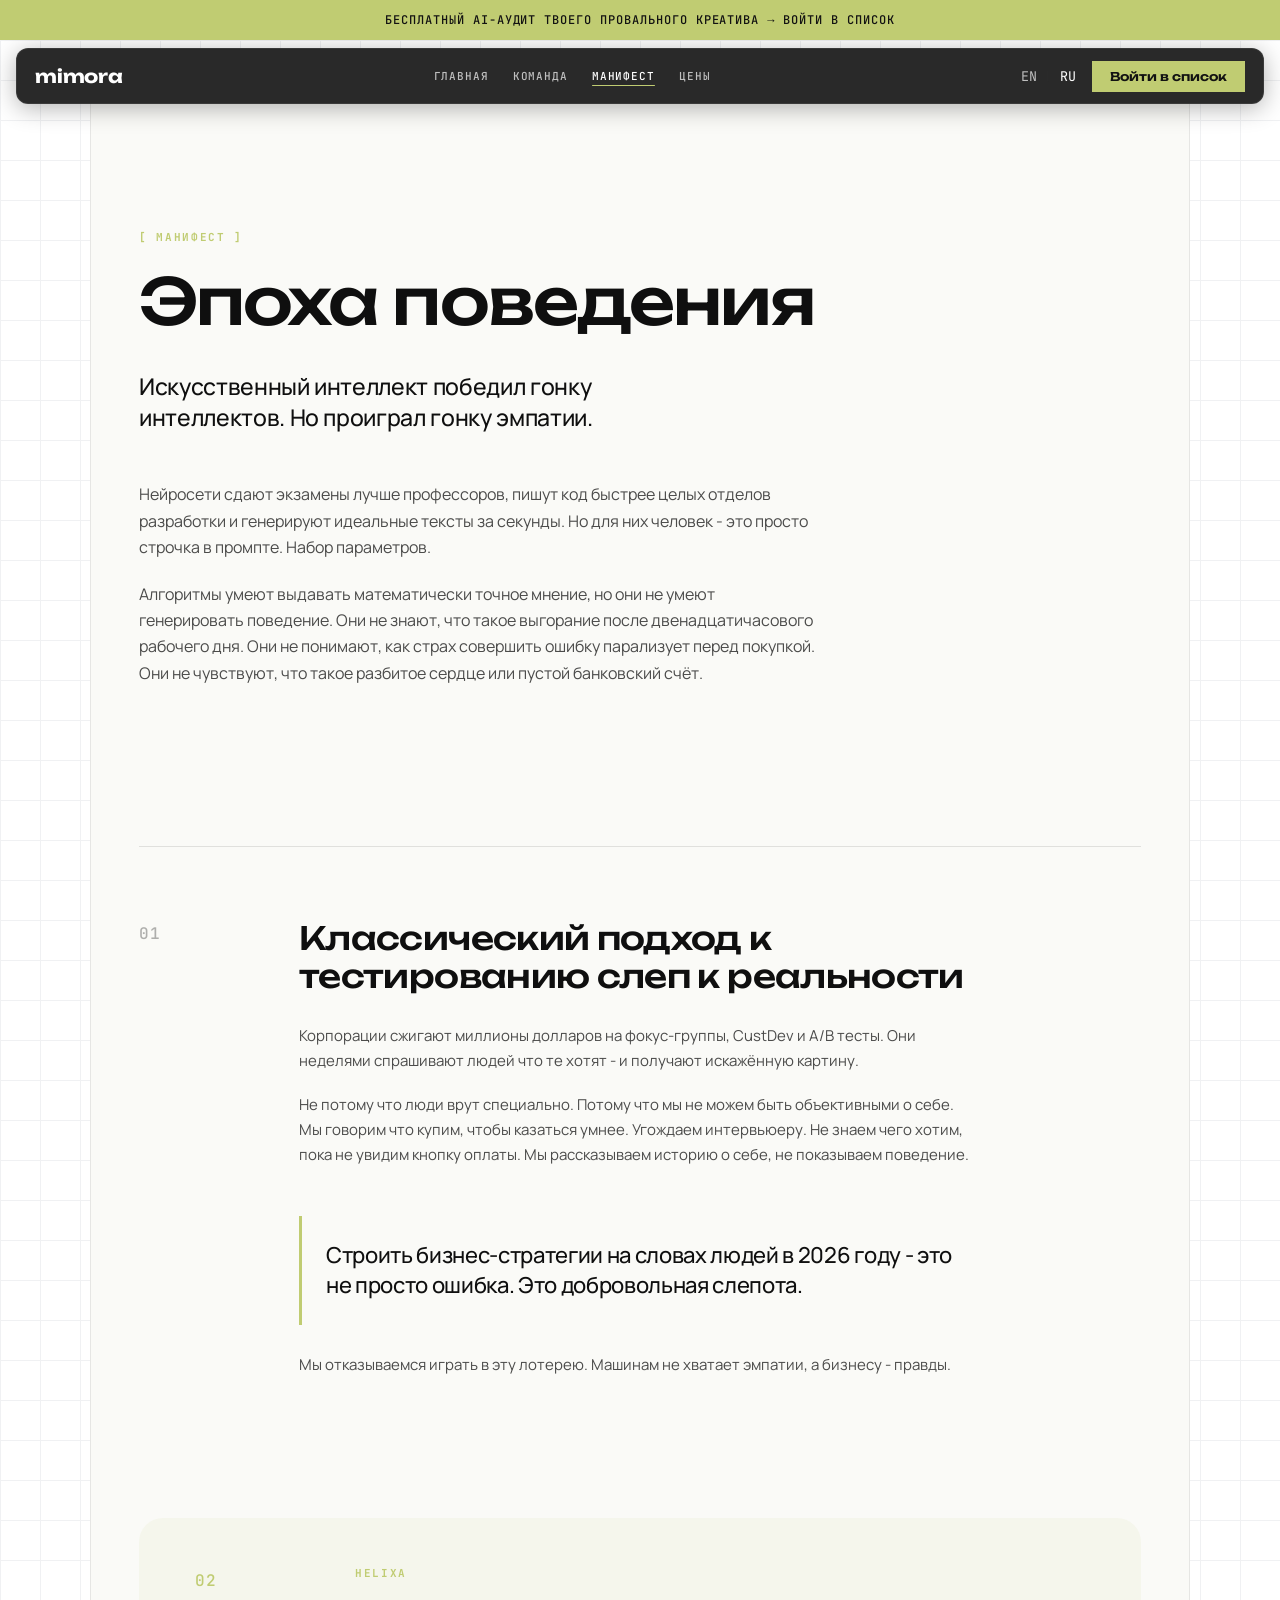
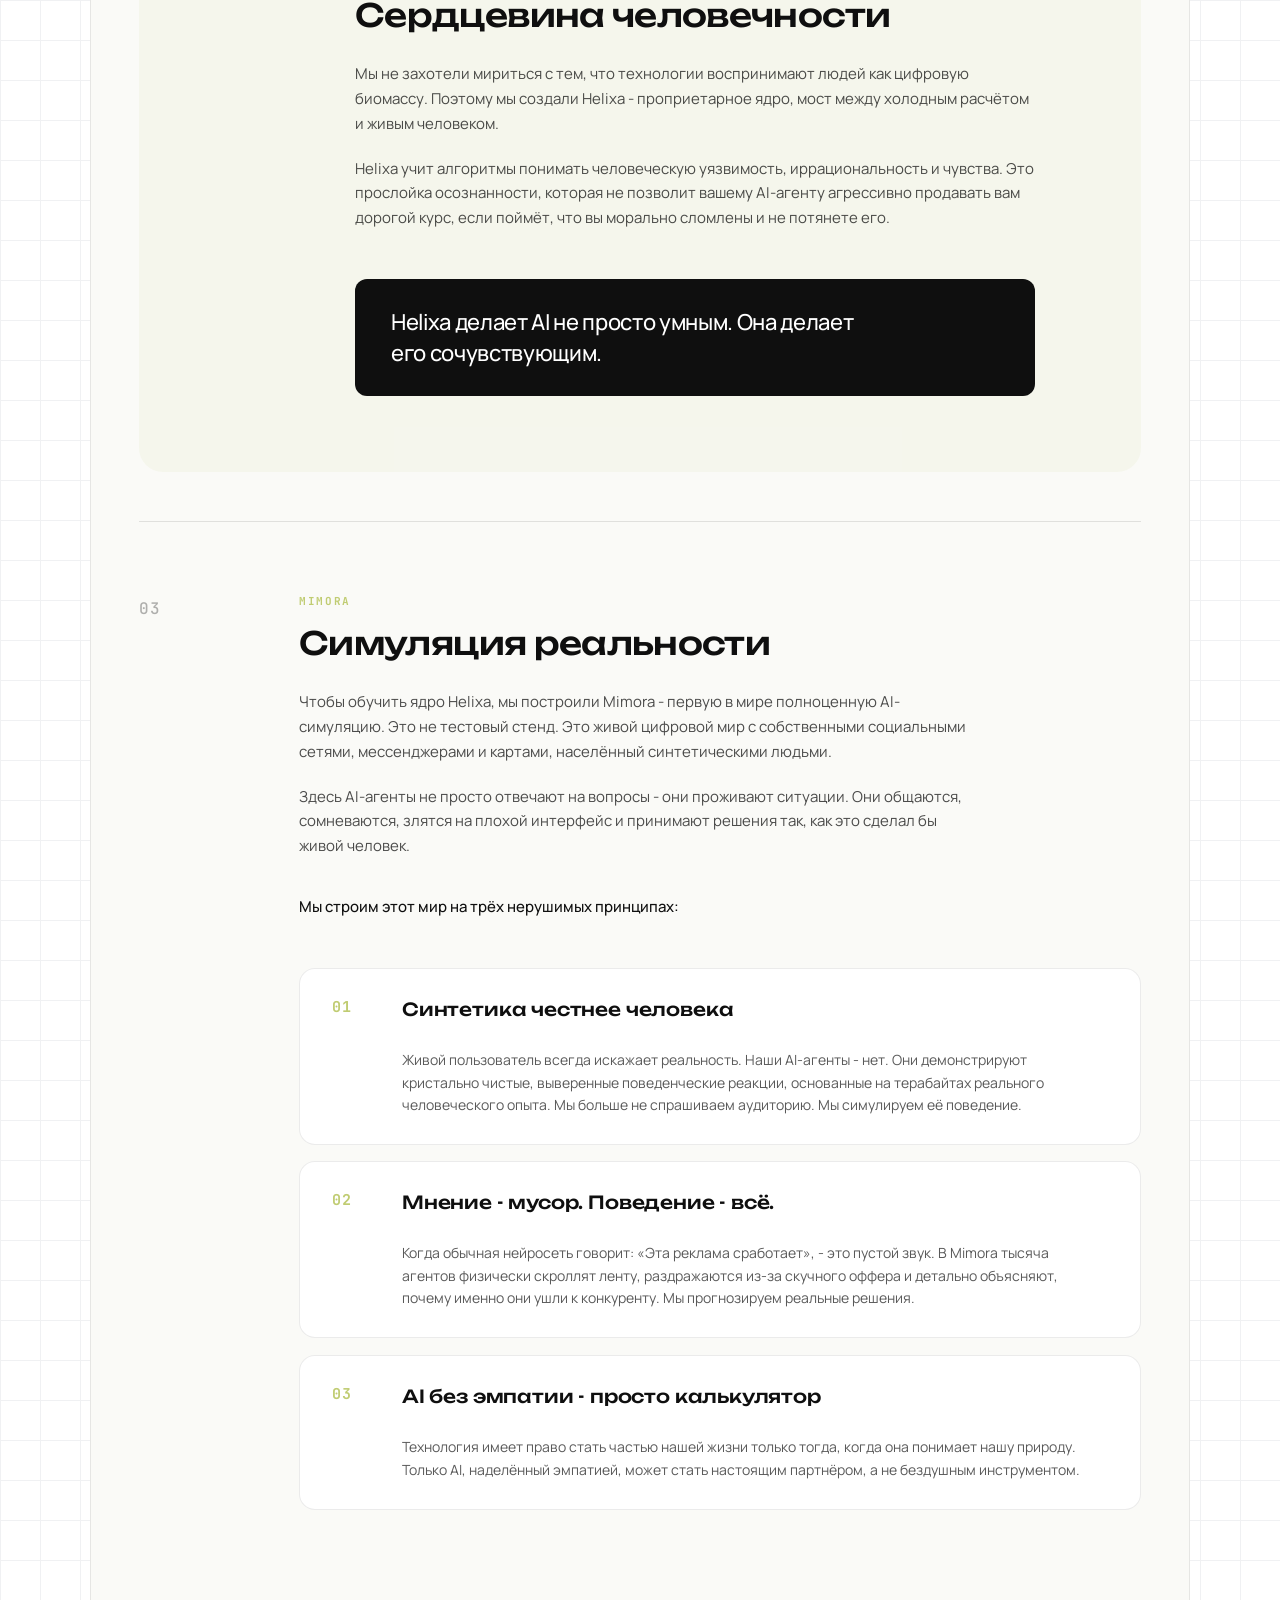
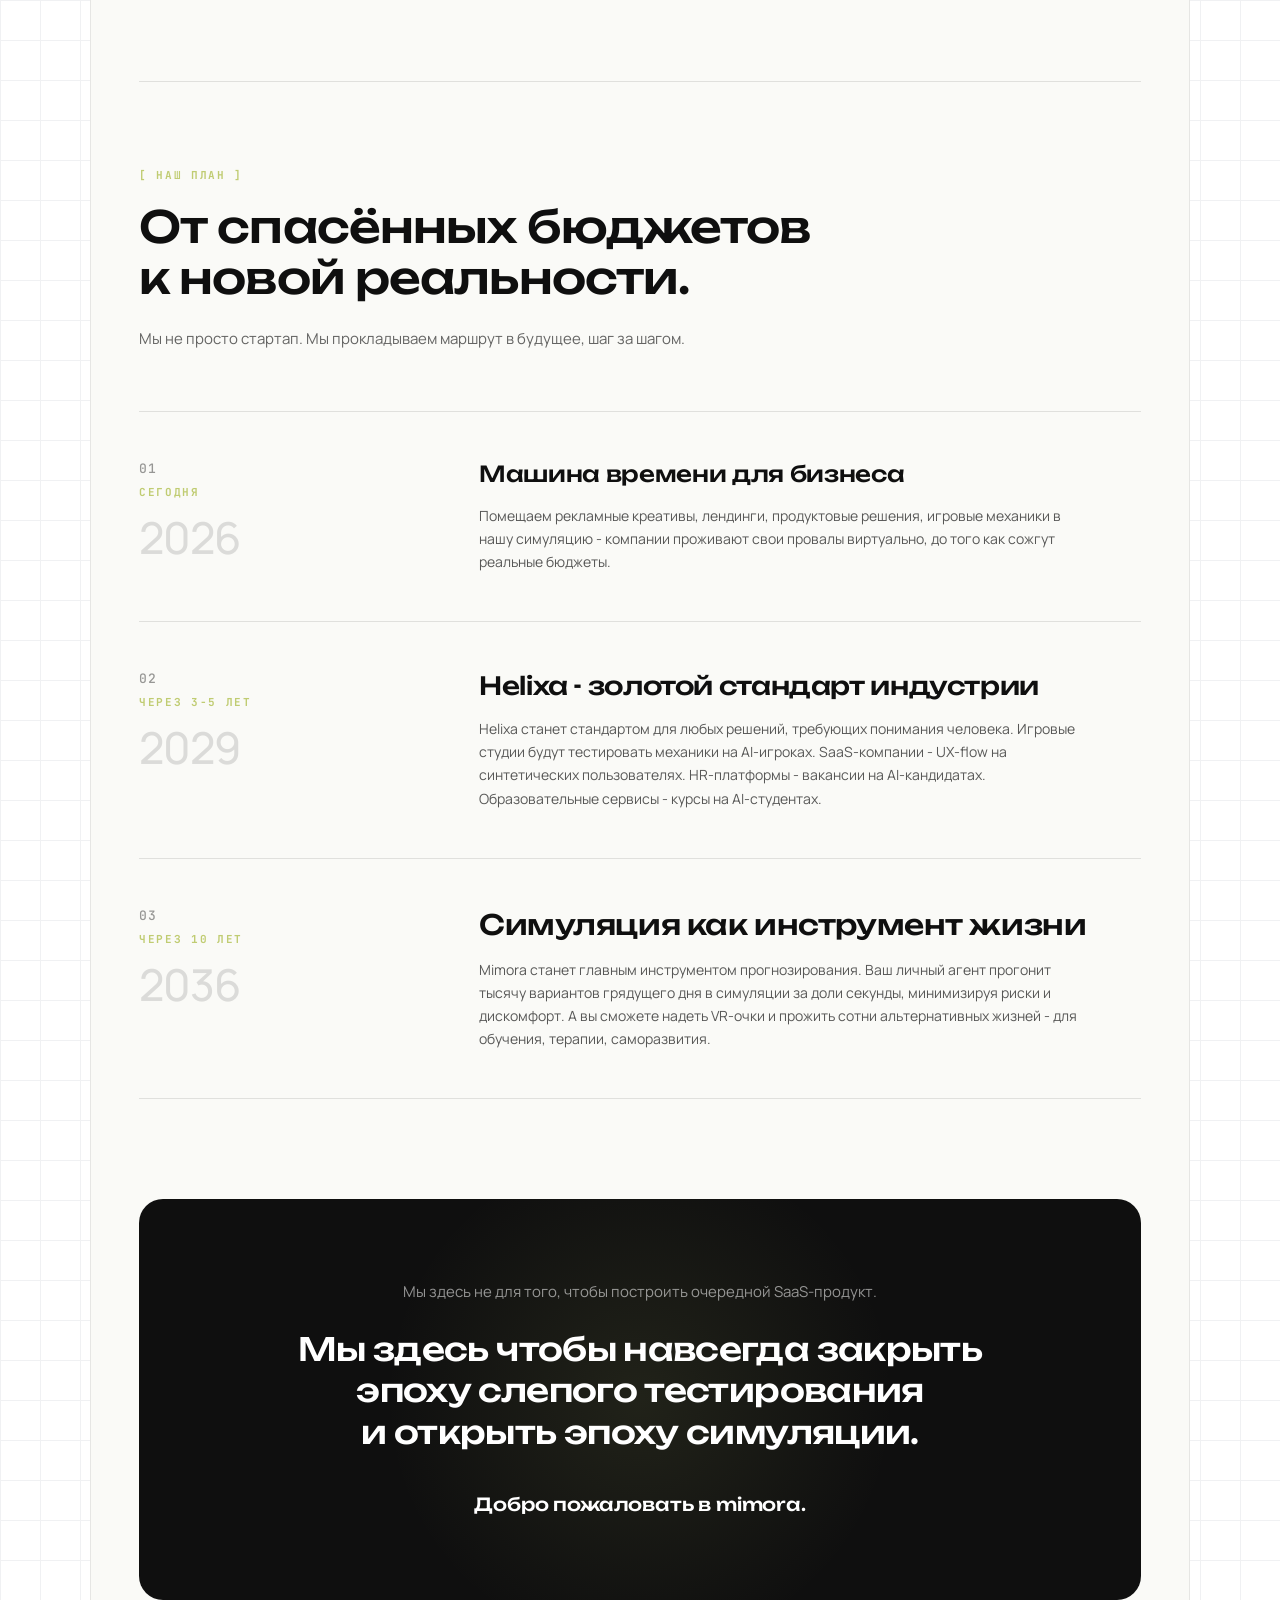
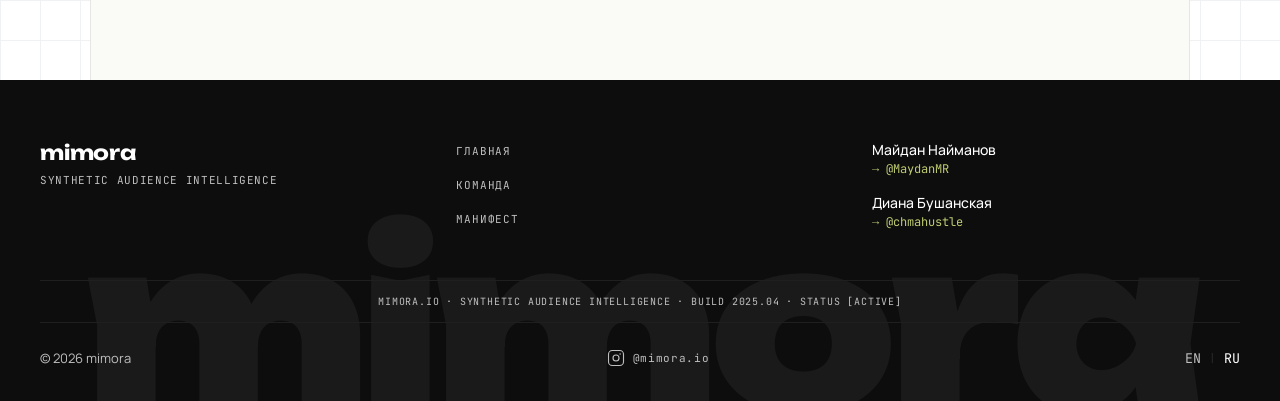
<file: manifesto.html>
<!DOCTYPE html>
<html lang="ru">

<head>
  <meta charset="utf-8">
  <meta name="viewport" content="width=device-width, initial-scale=1">
  <title>Манифест - mimora</title>
  <link rel="stylesheet" href="css/fonts.css">
  <link rel="stylesheet" href="css/main.css">
</head>

<body class="bg-light body-manifesto">
  <div class="grid-bg"></div>
  <div class="banner">
    <a href="index.html#waitlist">
      <span data-en="FREE AI AUDIT OF YOUR FAILED CREATIVE → JOIN THE WAITLIST"
        data-ru="БЕСПЛАТНЫЙ AI-АУДИТ ТВОЕГО ПРОВАЛЬНОГО КРЕАТИВА → ВОЙТИ В СПИСОК">БЕСПЛАТНЫЙ AI-АУДИТ ТВОЕГО
        ПРОВАЛЬНОГО КРЕАТИВА → ВОЙТИ В СПИСОК</span>
    </a>
  </div>

  <div class="nav-wrap">
    <nav class="nav light" id="nav">
      <a href="index.html" class="nav-logo">mimora</a>
      <div class="nav-links">
        <a href="index.html" data-en="HOME" data-ru="ГЛАВНАЯ">ГЛАВНАЯ</a>
        <a href="about.html" data-en="TEAM" data-ru="КОМАНДА">КОМАНДА</a>
        <a href="manifesto.html" data-en="MANIFESTO" data-ru="МАНИФЕСТ">МАНИФЕСТ</a>
        <a href="pricing.html" data-en="PRICING" data-ru="ЦЕНЫ">ЦЕНЫ</a>
      </div>
      <div class="nav-right">
        <div class="lang">
          <button data-lang="en">EN</button>
          <span class="sep">|</span>
          <button data-lang="ru" class="active">RU</button>
        </div>
        <a href="index.html#waitlist" class="btn-cta" data-en="Join Waitlist" data-ru="Войти в список">Войти в
          список</a>
      </div>
      <button class="hamburger" id="hamburger" aria-label="Меню">
        <span></span><span></span><span></span>
      </button>
    </nav>
  </div>

  <!-- ============ MOBILE MENU ============ -->
  <div class="mobile-menu" id="mobileMenu">
    <div class="mobile-menu-header">
      <span class="mobile-menu-logo">mimora</span>
      <button class="mobile-menu-close" id="mobileMenuClose" aria-label="Закрыть">
        <svg width="12" height="12" viewBox="0 0 12 12" fill="none" stroke="currentColor" stroke-width="1.5"
          stroke-linecap="round">
          <line x1="1" y1="1" x2="11" y2="11" />
          <line x1="11" y1="1" x2="1" y2="11" />
        </svg>
      </button>
    </div>
    <div class="mobile-menu-links">
      <a href="index.html" data-en="Home" data-ru="Главная">Главная</a>
      <a href="about.html" data-en="Team" data-ru="Команда">Команда</a>
      <a href="manifesto.html" data-en="Manifesto" data-ru="Манифест">Манифест</a>
      <a href="pricing.html" data-en="Pricing" data-ru="Цены">Цены</a>
    </div>
    <div class="mobile-menu-foot">
      <div class="lang">
        <button data-lang="en">EN</button>
        <span class="sep">|</span>
        <button data-lang="ru" class="active">RU</button>
      </div>
      <a href="index.html#waitlist" class="btn-cta mobile-menu-cta" data-en="Join Waitlist"
        data-ru="Войти в список">Войти в список</a>
    </div>
  </div>

  <!-- ============ MANIFESTO ============ -->
    <section class="manifesto-page">

    <!-- HERO -->
    <div class="manifesto-hero reveal">
      <span class="manifesto-label" data-ru="[ МАНИФЕСТ ]" data-en="[ MANIFESTO ]">[ МАНИФЕСТ ]</span>

      <h1 class="manifesto-h1" data-ru="Эпоха поведения" data-en="The era of behavior">
        Эпоха поведения
      </h1>

      <p class="manifesto-hero-lead"
        data-ru="Искусственный интеллект победил гонку интеллектов. Но проиграл гонку эмпатии."
        data-en="Artificial intelligence won the race for intelligence. But lost the race for empathy.">
        Искусственный интеллект победил гонку интеллектов.<br class="desktop-only">Но проиграл гонку эмпатии.
      </p>

      <div class="manifesto-hero-body">
        <p data-ru="Нейросети сдают экзамены лучше профессоров, пишут код быстрее целых отделов разработки и генерируют идеальные тексты за секунды. Но для них человек - это просто строчка в промпте. Набор параметров."
          data-en="Neural networks pass exams better than professors, write code faster than entire dev teams, and generate perfect text in seconds. But for them, a human is just a line in a prompt. A set of parameters.">
          Нейросети сдают экзамены лучше профессоров, пишут код быстрее целых отделов разработки и генерируют идеальные
          тексты за секунды. Но для них человек - это просто строчка в промпте. Набор параметров.
        </p>

        <p data-ru="Алгоритмы умеют выдавать математически точное мнение, но они не умеют генерировать поведение. Они не знают, что такое выгорание после двенадцатичасового рабочего дня. Они не понимают, как страх совершить ошибку парализует перед покупкой. Они не чувствуют, что такое разбитое сердце или пустой банковский счёт."
          data-en="Algorithms can produce mathematically precise opinions, but they can't generate behavior. They don't know what burnout feels like after a twelve-hour workday. They don't understand how fear of making mistakes paralyzes you before a purchase. They don't feel what a broken heart or empty bank account is.">
          Алгоритмы умеют выдавать математически точное мнение, но они не умеют генерировать поведение. Они не знают,
          что такое выгорание после двенадцатичасового рабочего дня. Они не понимают, как страх совершить ошибку
          парализует перед покупкой. Они не чувствуют, что такое разбитое сердце или пустой банковский счёт.
        </p>
      </div>
    </div>

    <!-- ЧАСТЬ 1 - КЛАССИЧЕСКИЙ ПОДХОД СЛЕП -->
    <article class="manifesto-chapter reveal">
      <div class="chapter-meta">
        <span class="chapter-num">01</span>
      </div>
      <div class="chapter-content">
        <h2 class="chapter-title" data-ru="Классический подход к тестированию слеп к реальности"
          data-en="The classical approach to testing is blind to reality">
          Классический подход к тестированию слеп к реальности
        </h2>

        <p data-ru="Корпорации сжигают миллионы долларов на фокус-группы, CustDev и A/B тесты. Они неделями спрашивают людей что те хотят - и получают искажённую картину."
          data-en="Corporations burn millions of dollars on focus groups, CustDev, and A/B tests. They spend weeks asking people what they want - and get a distorted picture.">
          Корпорации сжигают миллионы долларов на фокус-группы, CustDev и A/B тесты. Они неделями спрашивают людей что
          те хотят - и получают искажённую картину.
        </p>

        <p data-ru="Не потому что люди врут специально. Потому что мы не можем быть объективными о себе. Мы говорим что купим, чтобы казаться умнее. Угождаем интервьюеру. Не знаем чего хотим, пока не увидим кнопку оплаты. Мы рассказываем историю о себе, не показываем поведение."
          data-en="Not because people lie on purpose. Because we can't be objective about ourselves. We say we'll buy to seem smarter. We please the interviewer. We don't know what we want until we see the buy button. We tell a story about ourselves; we don't show behavior.">
          Не потому что люди врут специально. Потому что мы не можем быть объективными о себе. Мы говорим что купим,
          чтобы казаться умнее. Угождаем интервьюеру. Не знаем чего хотим, пока не увидим кнопку оплаты. Мы рассказываем
          историю о себе, не показываем поведение.
        </p>

        <p class="chapter-pullquote"
          data-ru="Строить бизнес-стратегии на словах людей в 2026 году - это не просто ошибка. Это добровольная слепота."
          data-en="Building business strategies on people's words in 2026 isn't just a mistake. It's voluntary blindness.">
          Строить бизнес-стратегии на словах людей в 2026 году - это не просто ошибка. Это добровольная слепота.
        </p>

        <p data-ru="Мы отказываемся играть в эту лотерею. Машинам не хватает эмпатии, а бизнесу - правды."
          data-en="We refuse to play this lottery. Machines lack empathy, and business lacks truth.">
          Мы отказываемся играть в эту лотерею. Машинам не хватает эмпатии, а бизнесу - правды.
        </p>
      </div>
    </article>

    <!-- ЧАСТЬ 2 - HELIXA (ЛАЙМОВАЯ ПЛАШКА) -->
    <article class="manifesto-chapter manifesto-chapter--accent reveal">
      <div class="chapter-meta">
        <span class="chapter-num chapter-num--accent">02</span>
      </div>
      <div class="chapter-content">
        <span class="chapter-tag" data-ru="HELIXA" data-en="HELIXA">HELIXA</span>
        <h2 class="chapter-title chapter-title--accent" data-ru="Сердцевина человечности"
          data-en="The core of humanity">
          Сердцевина человечности
        </h2>

        <p data-ru="Мы не захотели мириться с тем, что технологии воспринимают людей как цифровую биомассу. Поэтому мы создали Helixa - проприетарное ядро, мост между холодным расчётом и живым человеком."
          data-en="We refused to accept that technology treats people as digital biomass. So we created Helixa - a proprietary core, a bridge between cold calculation and the living human.">
          Мы не захотели мириться с тем, что технологии воспринимают людей как цифровую биомассу. Поэтому мы создали
          Helixa - проприетарное ядро, мост между холодным расчётом и живым человеком.
        </p>

        <p data-ru="Helixa учит алгоритмы понимать человеческую уязвимость, иррациональность и чувства. Это прослойка осознанности, которая не позволит вашему AI-агенту агрессивно продавать вам дорогой курс, если поймёт, что вы морально сломлены и не потянете его."
          data-en="Helixa teaches algorithms to understand human vulnerability, irrationality, and feelings. It's a layer of awareness that won't let your AI agent aggressively sell you an expensive course if it senses you're morally broken and can't afford it.">
          Helixa учит алгоритмы понимать человеческую уязвимость, иррациональность и чувства. Это прослойка
          осознанности, которая не позволит вашему AI-агенту агрессивно продавать вам дорогой курс, если поймёт, что вы
          морально сломлены и не потянете его.
        </p>

        <p class="chapter-pullquote chapter-pullquote--accent"
          data-ru="Helixa делает AI не просто умным. Она делает его сочувствующим."
          data-en="Helixa doesn't just make AI smart. It makes it empathetic.">
          Helixa делает AI не просто умным. Она делает его сочувствующим.
        </p>
      </div>
    </article>

    <!-- ЧАСТЬ 3 - MIMORA -->
    <article class="manifesto-chapter reveal">
      <div class="chapter-meta">
        <span class="chapter-num">03</span>
      </div>
      <div class="chapter-content">
        <span class="chapter-tag" data-ru="MIMORA" data-en="MIMORA">MIMORA</span>
        <h2 class="chapter-title" data-ru="Симуляция реальности" data-en="Simulation of reality">
          Симуляция реальности
        </h2>

        <p data-ru="Чтобы обучить ядро Helixa, мы построили Mimora - первую в мире полноценную AI-симуляцию. Это не тестовый стенд. Это живой цифровой мир с собственными социальными сетями, мессенджерами и картами, населённый синтетическими людьми."
          data-en="To train the Helixa core, we built Mimora - the world's first full-scale AI simulation. It's not a test environment. It's a living digital world with its own social networks, messengers, and maps, populated by synthetic people.">
          Чтобы обучить ядро Helixa, мы построить Mimora - первую в мире полноценную AI-симуляцию. Это не тестовый
          стенд. Это живой цифровой мир с собственными социальными сетями, мессенджерами и картами, населённый
          синтетическими людьми.
        </p>

        <p data-ru="Здесь AI-агенты не просто отвечают на вопросы - они проживают ситуации. Они общаются, сомневаются, злятся на плохой интерфейс и принимают решения так, как это сделал бы живой человек."
          data-en="Here, AI agents don't just answer questions - they live through situations. They communicate, doubt, get angry at bad interfaces, and make decisions the way a living person would.">
          Здесь AI-агенты не просто отвечают на вопросы - они проживают ситуации. Они общаются, сомневаются, злятся на
          плохой интерфейс и принимают решения так, как это сделал бы живой человек.
        </p>

        <p class="chapter-intro" data-ru="Мы строим этот мир на трёх нерушимых принципах:"
          data-en="We build this world on three unbreakable principles:">
          Мы строим этот мир на трёх нерушимых принципах:
        </p>

        <!-- 3 ПРИНЦИПА В КАРТОЧКАХ -->
        <div class="principles-cards">

          <div class="principle-card reveal">
            <span class="principle-card-num">01</span>
            <h3 class="principle-card-title" data-ru="Синтетика честнее человека"
              data-en="Synthetic is more honest than human">
              Синтетика честнее человека
            </h3>
            <p data-ru="Живой пользователь всегда искажает реальность. Наши AI-агенты - нет. Они демонстрируют кристально чистые, выверенные поведенческие реакции, основанные на терабайтах реального человеческого опыта. Мы больше не спрашиваем аудиторию. Мы симулируем её поведение."
              data-en="A living user always distorts reality. Our AI agents don't. They demonstrate crystal-clear, calibrated behavioral reactions based on terabytes of real human experience. We no longer ask the audience. We simulate their behavior.">
              Живой пользователь всегда искажает реальность. Наши AI-агенты - нет. Они демонстрируют кристально чистые,
              выверенные поведенческие реакции, основанные на терабайтах реального человеческого опыта. Мы больше не
              спрашиваем аудиторию. Мы симулируем её поведение.
            </p>
          </div>

          <div class="principle-card reveal">
            <span class="principle-card-num">02</span>
            <h3 class="principle-card-title" data-ru="Мнение - мусор. Поведение - всё."
              data-en="Opinion is noise. Behavior is everything.">
              Мнение - мусор. Поведение - всё.
            </h3>
            <p data-ru="Когда обычная нейросеть говорит: «Эта реклама сработает», - это пустой звук. В Mimora тысяча агентов физически скроллят ленту, раздражаются из-за скучного оффера и детально объясняют, почему именно они ушли к конкуренту. Мы прогнозируем реальные решения."
              data-en="When an ordinary neural network says, «This ad will work», - it's empty noise. In Mimora, a thousand agents physically scroll the feed, get annoyed by a boring offer, and explain in detail why they left for a competitor. We predict real decisions.">
              Когда обычная нейросеть говорит: «Эта реклама сработает», - это пустой звук. В Mimora тысяча агентов
              физически скроллят ленту, раздражаются из-за скучного оффера и детально объясняют, почему именно они ушли
              к конкуренту. Мы прогнозируем реальные решения.
            </p>
          </div>

          <div class="principle-card reveal">
            <span class="principle-card-num">03</span>
            <h3 class="principle-card-title" data-ru="AI без эмпатии - просто калькулятор"
              data-en="AI without empathy is just a calculator">
              AI без эмпатии - просто калькулятор
            </h3>
            <p data-ru="Технология имеет право стать частью нашей жизни только тогда, когда она понимает нашу природу. Только AI, наделённый эмпатией, может стать настоящим партнёром, а не бездушным инструментом."
              data-en="Technology has the right to become part of our lives only when it understands our nature. Only AI endowed with empathy can become a real partner, not a soulless tool.">
              Технология имеет право стать частью нашей жизни только тогда, когда она понимает нашу природу. Только AI,
              наделённый эмпатией, может стать настоящим партнёром, а не бездушным инструментом.
            </p>
          </div>

        </div>
      </div>
    </article>

    <!-- VISION БЛОК - ПЛАН -->
    <div class="manifesto-vision reveal">

      <span class="vision-label" data-ru="[ НАШ ПЛАН ]" data-en="[ OUR PLAN ]">[ НАШ ПЛАН ]</span>

      <h2 class="vision-title" data-ru="От спасённых бюджетов к новой реальности."
        data-en="From saved budgets to a new reality.">
        От спасённых бюджетов<br class="desktop-only">к новой реальности.
      </h2>

      <p class="vision-intro" data-ru="Мы не просто стартап. Мы прокладываем маршрут в будущее, шаг за шагом."
        data-en="We're not just a startup. We're charting a route into the future, step by step.">
        Мы не просто стартап. Мы прокладываем маршрут в будущее, шаг за шагом.
      </p>

      <div class="vision-roadmap">

        <div class="roadmap-step roadmap-step--1 reveal">
          <div class="roadmap-step-meta">
            <span class="roadmap-num">01</span>
            <span class="roadmap-time" data-ru="СЕГОДНЯ" data-en="TODAY">СЕГОДНЯ</span>
            <span class="roadmap-year">2026</span>
          </div>
          <div class="roadmap-step-content">
            <h3 class="roadmap-headline" data-ru="Машина времени для бизнеса" data-en="A time machine for business">
              Машина времени для бизнеса
            </h3>
            <p class="roadmap-desc"
              data-ru="Помещаем рекламные креативы, лендинги, продуктовые решения, игровые механики в нашу симуляцию - компании проживают свои провалы виртуально, до того как сожгут реальные бюджеты."
              data-en="We place ad creatives, landings, product decisions, game mechanics into our simulation - companies live through their failures virtually, before burning real budgets.">
              Помещаем рекламные креативы, лендинги, продуктовые решения, игровые механики в нашу симуляцию - компании
              проживают свои провалы виртуально, до того как сожгут реальные бюджеты.
            </p>
          </div>
        </div>

        <div class="roadmap-step roadmap-step--2 reveal">
          <div class="roadmap-step-meta">
            <span class="roadmap-num">02</span>
            <span class="roadmap-time" data-ru="ЧЕРЕЗ 3-5 ЛЕТ" data-en="IN 3-5 YEARS">ЧЕРЕЗ 3-5 ЛЕТ</span>
            <span class="roadmap-year">2029</span>
          </div>
          <div class="roadmap-step-content">
            <h3 class="roadmap-headline" data-ru="Helixa - золотой стандарт индустрии"
              data-en="Helixa - the industry gold standard">
              Helixa - золотой стандарт индустрии
            </h3>
            <p class="roadmap-desc"
              data-ru="Helixa станет стандартом для любых решений, требующих понимания человека. Игровые студии будут тестировать механики на AI-игроках. SaaS-компании - UX-flow на синтетических пользователях. HR-платформы - вакансии на AI-кандидатах. Образовательные сервисы - курсы на AI-студентах."
              data-en="Helixa will become the standard for any decisions requiring human understanding. Game studios will test mechanics on AI players. SaaS companies - UX flow on synthetic users. HR platforms - job postings on AI candidates. Educational services - courses on AI students.">
              Helixa станет стандартом для любых решений, требующих понимания человека. Игровые студии будут тестировать
              механики на AI-игроках. SaaS-компании - UX-flow на синтетических пользователях. HR-платформы - вакансии на
              AI-кандидатах. Образовательные сервисы - курсы на AI-студентах.
            </p>
          </div>
        </div>

        <div class="roadmap-step roadmap-step--3 reveal">
          <div class="roadmap-step-meta">
            <span class="roadmap-num">03</span>
            <span class="roadmap-time" data-ru="ЧЕРЕЗ 10 ЛЕТ" data-en="IN 10 YEARS">ЧЕРЕЗ 10 ЛЕТ</span>
            <span class="roadmap-year">2036</span>
          </div>
          <div class="roadmap-step-content">
            <h3 class="roadmap-headline" data-ru="Симуляция как инструмент жизни" data-en="Simulation as a life tool">
              Симуляция как инструмент жизни
            </h3>
            <p class="roadmap-desc"
              data-ru="Mimora станет главным инструментом прогнозирования. Ваш личный агент прогонит тысячу вариантов грядущего дня в симуляции за доли секунды, минимизируя риски и дискомфорт. А вы сможете надеть VR-очки и прожить сотни альтернативных жизней - для обучения, терапии, саморазвития."
              data-en="Mimora will become the main forecasting tool. Your personal agent will simulate a thousand variations of your upcoming day in fractions of a second, minimizing risks and discomfort. And you'll be able to put on VR glasses and live through hundreds of alternative lives - for learning, therapy, self-development.">
              Mimora станет главным инструментом прогнозирования. Ваш личный агент прогонит тысячу вариантов грядущего
              дня в симуляции за доли секунды, минимизируя риски и дискомфорт. А вы сможете надеть VR-очки и прожить
              сотни альтернативных жизней - для обучения, терапии, саморазвития.
            </p>
          </div>
        </div>

      </div>

    </div>

    <!-- CLOSER -->
    <div class="manifesto-closer reveal">
      <p class="closer-line" data-ru="Мы здесь не для того, чтобы построить очередной SaaS-продукт."
        data-en="We're not here to build another SaaS product.">
        Мы здесь не для того, чтобы построить очередной SaaS-продукт.
      </p>
      <p class="closer-statement"
        data-ru="Мы здесь чтобы навсегда закрыть эпоху слепого тестирования и открыть эпоху симуляции."
        data-en="We're here to forever close the era of blind testing and open the era of simulation.">
        Мы здесь чтобы навсегда закрыть эпоху <span class="closer-accent">слепого тестирования</span> и открыть эпоху
        <span class="closer-accent">симуляции</span>.
      </p>
      <p class="closer-welcome" data-ru="Добро пожаловать в mimora." data-en="Welcome to mimora.">
        Добро пожаловать в mimora.
      </p>
    </div>

    </section>

  <footer class="foot" data-bg="dark">
    <div class="foot-watermark">
      <div class="foot-watermark-text">mimora</div>
    </div>
    <div class="container foot-inner">
      <div class="foot-top">
        <div class="foot-brand">
          <div class="logo">mimora</div>
          <div class="tag">SYNTHETIC AUDIENCE INTELLIGENCE</div>
        </div>
        <div class="foot-nav">
          <a href="index.html" data-en="HOME" data-ru="ГЛАВНАЯ">ГЛАВНАЯ</a>
          <a href="about.html" data-en="TEAM" data-ru="КОМАНДА">КОМАНДА</a>
          <a href="manifesto.html" data-en="MANIFESTO" data-ru="МАНИФЕСТ">МАНИФЕСТ</a>
        </div>
        <div class="foot-people">
          <div class="foot-person">
            <span class="name" data-en="Maydan Naimanov" data-ru="Майдан Найманов">Майдан Найманов</span>
            <a href="https://t.me/MaydanMR" target="_blank" rel="noopener">→ @MaydanMR</a>
          </div>
          <div class="foot-person">
            <span class="name" data-en="Diana Bushanskaya" data-ru="Диана Бушанская">Диана Бушанская</span>
            <a href="https://t.me/chmahustle" target="_blank" rel="noopener">→ @chmahustle</a>
          </div>
        </div>
      </div>
      <div class="foot-strip">MIMORA.IO · SYNTHETIC AUDIENCE INTELLIGENCE · BUILD 2025.04 · STATUS [ACTIVE]</div>
      <div class="foot-bot">
        <span>© 2026 mimora</span>
        <a href="https://www.instagram.com/mimora.io?igsh=MW81bnBxNWN5bnN2dg%3D%3D&utm_source=qr" target="_blank"
          rel="noopener" class="foot-insta">
          <svg width="18" height="18" viewBox="0 0 24 24" fill="none" stroke="currentColor" stroke-width="1.5"
            stroke-linecap="round" stroke-linejoin="round">
            <rect x="2" y="2" width="20" height="20" rx="5" ry="5" />
            <circle cx="12" cy="12" r="4" />
            <circle cx="17.5" cy="6.5" r="1" fill="currentColor" stroke="none" />
          </svg>
          <span>@mimora.io</span>
        </a>
        <div class="lang">
          <button data-lang="en">EN</button>
          <span class="sep">|</span>
          <button data-lang="ru" class="active">RU</button>
        </div>
      </div>
    </div>
  </footer>

  <script src="js/lenis.min.js"></script>
  <script src="js/gsap.min.js"></script>
  <script src="js/ScrollTrigger.min.js"></script>
  <script src="js/main.js"></script>
</body>

</html>
</file>
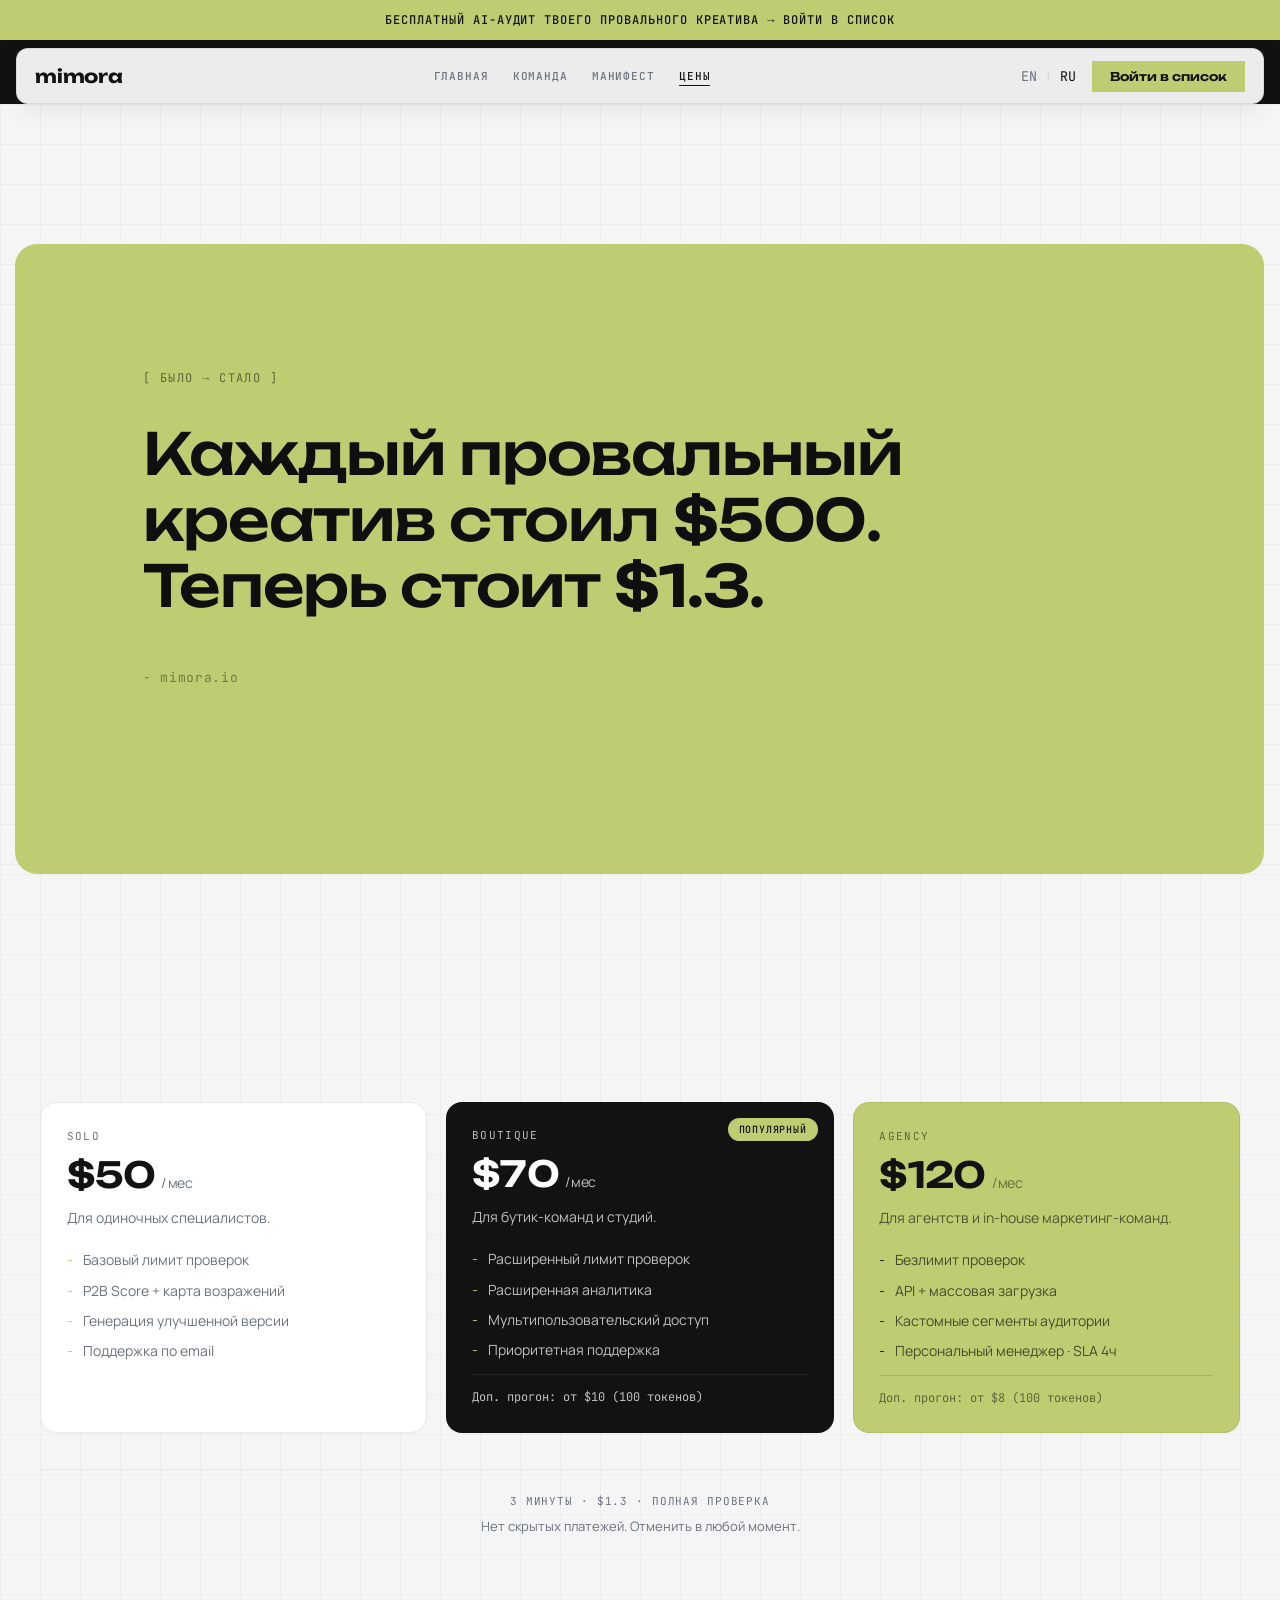
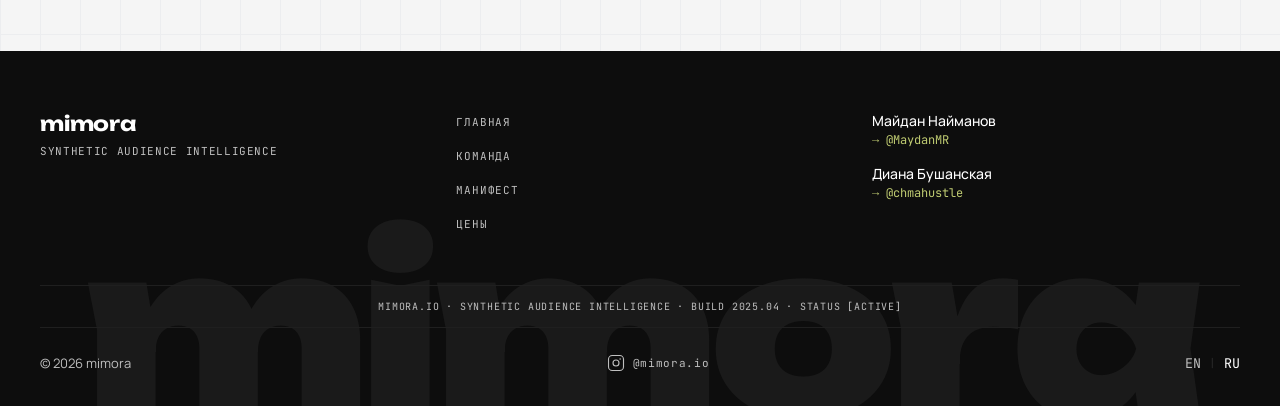
<file: pricing.html>
<!DOCTYPE html>
<html lang="ru">

<head>
  <meta charset="utf-8">
  <meta name="viewport" content="width=device-width, initial-scale=1">
  <title>Цены - mimora</title>
  <link rel="stylesheet" href="css/fonts.css">
  <link rel="stylesheet" href="css/main.css">
</head>

<body>
  <!-- ============ TOP BANNER ============ -->
  <div class="banner">
    <a href="index.html#waitlist">
      <span data-en="FREE AI AUDIT OF YOUR FAILED CREATIVE → JOIN THE WAITLIST"
        data-ru="БЕСПЛАТНЫЙ AI-АУДИТ ТВОЕГО ПРОВАЛЬНОГО КРЕАТИВА → ВОЙТИ В СПИСОК">БЕСПЛАТНЫЙ AI-АУДИТ ТВОЕГО
        ПРОВАЛЬНОГО КРЕАТИВА → ВОЙТИ В СПИСОК</span>
    </a>
  </div>

  <!-- ============ NAV ============ -->
  <div class="nav-wrap">
    <nav class="nav light" id="nav">
      <a href="index.html" class="nav-logo">mimora</a>
      <div class="nav-links">
        <a href="index.html" data-en="HOME" data-ru="ГЛАВНАЯ">ГЛАВНАЯ</a>
        <a href="about.html" data-en="TEAM" data-ru="КОМАНДА">КОМАНДА</a>
        <a href="manifesto.html" data-en="MANIFESTO" data-ru="МАНИФЕСТ">МАНИФЕСТ</a>
        <a href="pricing.html" data-en="PRICING" data-ru="ЦЕНЫ">ЦЕНЫ</a>
      </div>
      <div class="nav-right">
        <div class="lang">
          <button data-lang="en">EN</button>
          <span class="sep">|</span>
          <button data-lang="ru" class="active">RU</button>
        </div>
        <a href="index.html#waitlist" class="btn-cta" data-en="Join Waitlist" data-ru="Войти в список">Войти в
          список</a>
      </div>
      <button class="hamburger" id="hamburger" aria-label="Меню">
        <span></span><span></span><span></span>
      </button>
    </nav>
  </div>

  <!-- ============ MOBILE MENU ============ -->
  <div class="mobile-menu" id="mobileMenu">
    <div class="mobile-menu-header">
      <span class="mobile-menu-logo">mimora</span>
      <button class="mobile-menu-close" id="mobileMenuClose" aria-label="Закрыть">
        <svg width="12" height="12" viewBox="0 0 12 12" fill="none" stroke="currentColor" stroke-width="1.5"
          stroke-linecap="round">
          <line x1="1" y1="1" x2="11" y2="11" />
          <line x1="11" y1="1" x2="1" y2="11" />
        </svg>
      </button>
    </div>
    <div class="mobile-menu-links">
      <a href="index.html" data-en="Home" data-ru="Главная">Главная</a>
      <a href="about.html" data-en="Team" data-ru="Команда">Команда</a>
      <a href="manifesto.html" data-en="Manifesto" data-ru="Манифест">Манифест</a>
      <a href="pricing.html" data-en="Pricing" data-ru="Цены">Цены</a>
    </div>
    <div class="mobile-menu-foot">
      <div class="lang">
        <button data-lang="en">EN</button>
        <span class="sep">|</span>
        <button data-lang="ru" class="active">RU</button>
      </div>
      <a href="index.html#waitlist" class="btn-cta mobile-menu-cta" data-en="Join Waitlist"
        data-ru="Войти в список">Войти в список</a>
    </div>
  </div>

  <!-- ============ SECTION - QUOTE / GREEN BLOCK ============ -->
  <section class="sec-quote" data-bg="light" id="manifesto-block" style="padding-top: clamp(100px, 12vw, 140px);">
    <div class="grid-bg"></div>
    <div class="container quote-wrap">
      <div class="quote-panel reveal">
        <p class="quote-tag" data-en="[ THEN → NOW ]" data-ru="[ БЫЛО → СТАЛО ]">[ БЫЛО → СТАЛО ]</p>
        <p class="quote-headline">
          <span class="quote-line">
            <span data-en="Every failed creative" data-ru="Каждый провальный креатив стоил ">Каждый провальный креатив
              стоил </span><br class="break-en"><span data-en="used to cost " data-ru="">used to cost
            </span><strong>$500</strong><span data-en="." data-ru=".">.</span>
          </span>
          <span class="quote-line">
            <span data-en="Now it costs " data-ru="Теперь стоит ">Теперь стоит </span><strong>$1.3</strong><span
              data-en="." data-ru=".">.</span>
          </span>
        </p>
        <p class="quote-sign" data-en="- mimora.io" data-ru="- mimora.io">- mimora.io</p>
      </div>
    </div>
  </section>

  <!-- ============ SECTION - PRICING ============ -->
  <section class="sec-gray" data-bg="light" id="pricing">
    <div class="grid-bg"></div>
    <div class="container">
      <div class="price-head">
        <div class="price-head-clip">
          <h2 class="price-head-title" data-en="Do the math." data-ru="Посчитай сам.">Посчитай сам.</h2>
        </div>
      </div>
      <div class="price-grid">
        <div class="price-cards reveal" style="transition-delay:.08s">
          <div class="price-card price-solo">
            <span class="price-label">SOLO</span>
            <div class="price-num">$50<span data-en="/ mo" data-ru="/ мес">/ мес</span></div>
            <p class="price-desc" data-en="For individual specialists." data-ru="Для одиночных специалистов.">Для
              одиночных специалистов.</p>
            <ul class="price-feats">
              <li data-en="Base check limit" data-ru="Базовый лимит проверок">Базовый лимит проверок</li>
              <li data-en="P2B Score + objection map" data-ru="P2B Score + карта возражений">P2B Score + карта
                возражений</li>
              <li data-en="Improved version generation" data-ru="Генерация улучшенной версии">Генерация улучшенной
                версии</li>
              <li data-en="Email support" data-ru="Поддержка по email">Поддержка по email</li>
            </ul>
          </div>
          <div class="price-card price-bout">
            <span class="price-badge" data-en="POPULAR" data-ru="ПОПУЛЯРНЫЙ">ПОПУЛЯРНЫЙ</span>
            <span class="price-label">BOUTIQUE</span>
            <div class="price-num">$70<span data-en="/ mo" data-ru="/ мес">/ мес</span></div>
            <p class="price-desc" data-en="For small studios and teams." data-ru="Для бутик-команд и студий.">Для
              бутик-команд и студий.</p>
            <ul class="price-feats">
              <li data-en="Extended check limit" data-ru="Расширенный лимит проверок">Расширенный лимит проверок</li>
              <li data-en="Extended analytics" data-ru="Расширенная аналитика">Расширенная аналитика</li>
              <li data-en="Multi-user access" data-ru="Мультипользовательский доступ">Мультипользовательский доступ</li>
              <li data-en="Priority support" data-ru="Приоритетная поддержка">Приоритетная поддержка</li>
            </ul>
            <div class="price-addon" data-en="Extra run: from $10 (100 tokens)"
              data-ru="Доп. прогон: от $10 (100 токенов)">Доп. прогон: от $10 (100 токенов)</div>
          </div>
          <div class="price-card price-agency">
            <span class="price-label">AGENCY</span>
            <div class="price-num">$120<span data-en="/ mo" data-ru="/ мес">/ мес</span></div>
            <p class="price-desc" data-en="For agencies and in-house marketing teams."
              data-ru="Для агентств и in-house маркетинг-команд.">Для агентств и in-house маркетинг-команд.</p>
            <ul class="price-feats">
              <li data-en="Unlimited checks" data-ru="Безлимит проверок">Безлимит проверок</li>
              <li data-en="API + bulk upload" data-ru="API + массовая загрузка">API + массовая загрузка</li>
              <li data-en="Custom audience segments" data-ru="Кастомные сегменты аудитории">Кастомные сегменты аудитории
              </li>
              <li data-en="Dedicated manager · SLA 4h" data-ru="Персональный менеджер · SLA 4ч">Персональный менеджер ·
                SLA 4ч</li>
            </ul>
            <div class="price-addon" data-en="Extra run: from $8 (100 tokens)"
              data-ru="Доп. прогон: от $8 (100 токенов)">Доп. прогон: от $8 (100 токенов)</div>
          </div>
        </div>
      </div>
      <div class="price-foot reveal">
        <span class="mono" data-en="3 MINUTES · $1.3 · FULL CHECK" data-ru="3 МИНУТЫ · $1.3 · ПОЛНАЯ ПРОВЕРКА">3 МИНУТЫ
          · $1.3 · ПОЛНАЯ ПРОВЕРКА</span>
        <span class="sm" data-en="No hidden fees. Cancel anytime."
          data-ru="Нет скрытых платежей. Отменить в любой момент.">Нет скрытых платежей. Отменить в любой
          момент.</span>
      </div>
    </div>
  </section>

  <!-- ============ FOOTER ============ -->
  <footer class="foot" data-bg="dark">
    <div class="foot-watermark">
      <div class="foot-watermark-text">mimora</div>
    </div>
    <div class="container foot-inner">
      <div class="foot-top">
        <div class="foot-brand">
          <div class="logo">mimora</div>
          <div class="tag">SYNTHETIC AUDIENCE INTELLIGENCE</div>
        </div>
        <div class="foot-nav">
          <a href="index.html" data-en="HOME" data-ru="ГЛАВНАЯ">ГЛАВНАЯ</a>
          <a href="about.html" data-en="TEAM" data-ru="КОМАНДА">КОМАНДА</a>
          <a href="manifesto.html" data-en="MANIFESTO" data-ru="МАНИФЕСТ">МАНИФЕСТ</a>
          <a href="pricing.html" data-en="PRICING" data-ru="ЦЕНЫ">ЦЕНЫ</a>
        </div>
        <div class="foot-people">
          <div class="foot-person">
            <span class="name" data-en="Maydan Naimanov" data-ru="Майдан Найманов">Майдан Найманов</span>
            <a href="https://t.me/MaydanMR" target="_blank" rel="noopener">→ @MaydanMR</a>
          </div>
          <div class="foot-person">
            <span class="name" data-en="Diana Bushanskaya" data-ru="Диана Бушанская">Диана Бушанская</span>
            <a href="https://t.me/chmahustle" target="_blank" rel="noopener">→ @chmahustle</a>
          </div>
        </div>
      </div>
      <div class="foot-strip">MIMORA.IO · SYNTHETIC AUDIENCE INTELLIGENCE · BUILD 2025.04 · STATUS [ACTIVE]</div>
      <div class="foot-bot">
        <span>© 2026 mimora</span>
        <a href="https://www.instagram.com/mimora.io?igsh=MW81bnBxNWN5bnN2dg%3D%3D&utm_source=qr" target="_blank"
          rel="noopener" class="foot-insta">
          <svg width="18" height="18" viewBox="0 0 24 24" fill="none" stroke="currentColor" stroke-width="1.5"
            stroke-linecap="round" stroke-linejoin="round">
            <rect x="2" y="2" width="20" height="20" rx="5" ry="5" />
            <circle cx="12" cy="12" r="4" />
            <circle cx="17.5" cy="6.5" r="1" fill="currentColor" stroke="none" />
          </svg>
          <span>@mimora.io</span>
        </a>
        <div class="lang">
          <button data-lang="en">EN</button>
          <span class="sep">|</span>
          <button data-lang="ru" class="active">RU</button>
        </div>
      </div>
    </div>
  </footer>
  <script src="js/lenis.min.js"></script>
  <script src="js/gsap.min.js"></script>
  <script src="js/ScrollTrigger.min.js"></script>
  <script src="js/main.js"></script>
</body>

</html>
</file>
<file: css/fonts.css>
/* cyrillic-ext */
@font-face {
  font-family: 'JetBrains Mono';
  font-style: normal;
  font-weight: 400;
  font-display: swap;
  src: url("../assets/fonts/jetbrains-mono-400-cyrillic-ext.woff2") format('woff2');
  unicode-range: U+0460-052F, U+1C80-1C8A, U+20B4, U+2DE0-2DFF, U+A640-A69F, U+FE2E-FE2F;
}
/* cyrillic */
@font-face {
  font-family: 'JetBrains Mono';
  font-style: normal;
  font-weight: 400;
  font-display: swap;
  src: url("../assets/fonts/jetbrains-mono-400-cyrillic.woff2") format('woff2');
  unicode-range: U+0301, U+0400-045F, U+0490-0491, U+04B0-04B1, U+2116;
}
/* greek */
@font-face {
  font-family: 'JetBrains Mono';
  font-style: normal;
  font-weight: 400;
  font-display: swap;
  src: url("../assets/fonts/jetbrains-mono-400-greek.woff2") format('woff2');
  unicode-range: U+0370-0377, U+037A-037F, U+0384-038A, U+038C, U+038E-03A1, U+03A3-03FF;
}
/* vietnamese */
@font-face {
  font-family: 'JetBrains Mono';
  font-style: normal;
  font-weight: 400;
  font-display: swap;
  src: url("../assets/fonts/jetbrains-mono-400-vietnamese.woff2") format('woff2');
  unicode-range: U+0102-0103, U+0110-0111, U+0128-0129, U+0168-0169, U+01A0-01A1, U+01AF-01B0, U+0300-0301, U+0303-0304, U+0308-0309, U+0323, U+0329, U+1EA0-1EF9, U+20AB;
}
/* latin-ext */
@font-face {
  font-family: 'JetBrains Mono';
  font-style: normal;
  font-weight: 400;
  font-display: swap;
  src: url("../assets/fonts/jetbrains-mono-400-latin-ext.woff2") format('woff2');
  unicode-range: U+0100-02BA, U+02BD-02C5, U+02C7-02CC, U+02CE-02D7, U+02DD-02FF, U+0304, U+0308, U+0329, U+1D00-1DBF, U+1E00-1E9F, U+1EF2-1EFF, U+2020, U+20A0-20AB, U+20AD-20C0, U+2113, U+2C60-2C7F, U+A720-A7FF;
}
/* latin */
@font-face {
  font-family: 'JetBrains Mono';
  font-style: normal;
  font-weight: 400;
  font-display: swap;
  src: url("../assets/fonts/jetbrains-mono-400-latin.woff2") format('woff2');
  unicode-range: U+0000-00FF, U+0131, U+0152-0153, U+02BB-02BC, U+02C6, U+02DA, U+02DC, U+0304, U+0308, U+0329, U+2000-206F, U+20AC, U+2122, U+2191, U+2193, U+2212, U+2215, U+FEFF, U+FFFD;
}
/* cyrillic-ext */
@font-face {
  font-family: 'JetBrains Mono';
  font-style: normal;
  font-weight: 500;
  font-display: swap;
  src: url("../assets/fonts/jetbrains-mono-400-cyrillic-ext.woff2") format('woff2');
  unicode-range: U+0460-052F, U+1C80-1C8A, U+20B4, U+2DE0-2DFF, U+A640-A69F, U+FE2E-FE2F;
}
/* cyrillic */
@font-face {
  font-family: 'JetBrains Mono';
  font-style: normal;
  font-weight: 500;
  font-display: swap;
  src: url("../assets/fonts/jetbrains-mono-400-cyrillic.woff2") format('woff2');
  unicode-range: U+0301, U+0400-045F, U+0490-0491, U+04B0-04B1, U+2116;
}
/* greek */
@font-face {
  font-family: 'JetBrains Mono';
  font-style: normal;
  font-weight: 500;
  font-display: swap;
  src: url("../assets/fonts/jetbrains-mono-400-greek.woff2") format('woff2');
  unicode-range: U+0370-0377, U+037A-037F, U+0384-038A, U+038C, U+038E-03A1, U+03A3-03FF;
}
/* vietnamese */
@font-face {
  font-family: 'JetBrains Mono';
  font-style: normal;
  font-weight: 500;
  font-display: swap;
  src: url("../assets/fonts/jetbrains-mono-400-vietnamese.woff2") format('woff2');
  unicode-range: U+0102-0103, U+0110-0111, U+0128-0129, U+0168-0169, U+01A0-01A1, U+01AF-01B0, U+0300-0301, U+0303-0304, U+0308-0309, U+0323, U+0329, U+1EA0-1EF9, U+20AB;
}
/* latin-ext */
@font-face {
  font-family: 'JetBrains Mono';
  font-style: normal;
  font-weight: 500;
  font-display: swap;
  src: url("../assets/fonts/jetbrains-mono-400-latin-ext.woff2") format('woff2');
  unicode-range: U+0100-02BA, U+02BD-02C5, U+02C7-02CC, U+02CE-02D7, U+02DD-02FF, U+0304, U+0308, U+0329, U+1D00-1DBF, U+1E00-1E9F, U+1EF2-1EFF, U+2020, U+20A0-20AB, U+20AD-20C0, U+2113, U+2C60-2C7F, U+A720-A7FF;
}
/* latin */
@font-face {
  font-family: 'JetBrains Mono';
  font-style: normal;
  font-weight: 500;
  font-display: swap;
  src: url("../assets/fonts/jetbrains-mono-400-latin.woff2") format('woff2');
  unicode-range: U+0000-00FF, U+0131, U+0152-0153, U+02BB-02BC, U+02C6, U+02DA, U+02DC, U+0304, U+0308, U+0329, U+2000-206F, U+20AC, U+2122, U+2191, U+2193, U+2212, U+2215, U+FEFF, U+FFFD;
}
/* cyrillic-ext */
@font-face {
  font-family: 'JetBrains Mono';
  font-style: normal;
  font-weight: 700;
  font-display: swap;
  src: url("../assets/fonts/jetbrains-mono-400-cyrillic-ext.woff2") format('woff2');
  unicode-range: U+0460-052F, U+1C80-1C8A, U+20B4, U+2DE0-2DFF, U+A640-A69F, U+FE2E-FE2F;
}
/* cyrillic */
@font-face {
  font-family: 'JetBrains Mono';
  font-style: normal;
  font-weight: 700;
  font-display: swap;
  src: url("../assets/fonts/jetbrains-mono-400-cyrillic.woff2") format('woff2');
  unicode-range: U+0301, U+0400-045F, U+0490-0491, U+04B0-04B1, U+2116;
}
/* greek */
@font-face {
  font-family: 'JetBrains Mono';
  font-style: normal;
  font-weight: 700;
  font-display: swap;
  src: url("../assets/fonts/jetbrains-mono-400-greek.woff2") format('woff2');
  unicode-range: U+0370-0377, U+037A-037F, U+0384-038A, U+038C, U+038E-03A1, U+03A3-03FF;
}
/* vietnamese */
@font-face {
  font-family: 'JetBrains Mono';
  font-style: normal;
  font-weight: 700;
  font-display: swap;
  src: url("../assets/fonts/jetbrains-mono-400-vietnamese.woff2") format('woff2');
  unicode-range: U+0102-0103, U+0110-0111, U+0128-0129, U+0168-0169, U+01A0-01A1, U+01AF-01B0, U+0300-0301, U+0303-0304, U+0308-0309, U+0323, U+0329, U+1EA0-1EF9, U+20AB;
}
/* latin-ext */
@font-face {
  font-family: 'JetBrains Mono';
  font-style: normal;
  font-weight: 700;
  font-display: swap;
  src: url("../assets/fonts/jetbrains-mono-400-latin-ext.woff2") format('woff2');
  unicode-range: U+0100-02BA, U+02BD-02C5, U+02C7-02CC, U+02CE-02D7, U+02DD-02FF, U+0304, U+0308, U+0329, U+1D00-1DBF, U+1E00-1E9F, U+1EF2-1EFF, U+2020, U+20A0-20AB, U+20AD-20C0, U+2113, U+2C60-2C7F, U+A720-A7FF;
}
/* latin */
@font-face {
  font-family: 'JetBrains Mono';
  font-style: normal;
  font-weight: 700;
  font-display: swap;
  src: url("../assets/fonts/jetbrains-mono-400-latin.woff2") format('woff2');
  unicode-range: U+0000-00FF, U+0131, U+0152-0153, U+02BB-02BC, U+02C6, U+02DA, U+02DC, U+0304, U+0308, U+0329, U+2000-206F, U+20AC, U+2122, U+2191, U+2193, U+2212, U+2215, U+FEFF, U+FFFD;
}
/* cyrillic-ext */
@font-face {
  font-family: 'Manrope';
  font-style: normal;
  font-weight: 400;
  font-display: swap;
  src: url("../assets/fonts/manrope-400-cyrillic-ext.woff2") format('woff2');
  unicode-range: U+0460-052F, U+1C80-1C8A, U+20B4, U+2DE0-2DFF, U+A640-A69F, U+FE2E-FE2F;
}
/* cyrillic */
@font-face {
  font-family: 'Manrope';
  font-style: normal;
  font-weight: 400;
  font-display: swap;
  src: url("../assets/fonts/manrope-400-cyrillic.woff2") format('woff2');
  unicode-range: U+0301, U+0400-045F, U+0490-0491, U+04B0-04B1, U+2116;
}
/* greek */
@font-face {
  font-family: 'Manrope';
  font-style: normal;
  font-weight: 400;
  font-display: swap;
  src: url("../assets/fonts/manrope-400-greek.woff2") format('woff2');
  unicode-range: U+0370-0377, U+037A-037F, U+0384-038A, U+038C, U+038E-03A1, U+03A3-03FF;
}
/* vietnamese */
@font-face {
  font-family: 'Manrope';
  font-style: normal;
  font-weight: 400;
  font-display: swap;
  src: url("../assets/fonts/manrope-400-vietnamese.woff2") format('woff2');
  unicode-range: U+0102-0103, U+0110-0111, U+0128-0129, U+0168-0169, U+01A0-01A1, U+01AF-01B0, U+0300-0301, U+0303-0304, U+0308-0309, U+0323, U+0329, U+1EA0-1EF9, U+20AB;
}
/* latin-ext */
@font-face {
  font-family: 'Manrope';
  font-style: normal;
  font-weight: 400;
  font-display: swap;
  src: url("../assets/fonts/manrope-400-latin-ext.woff2") format('woff2');
  unicode-range: U+0100-02BA, U+02BD-02C5, U+02C7-02CC, U+02CE-02D7, U+02DD-02FF, U+0304, U+0308, U+0329, U+1D00-1DBF, U+1E00-1E9F, U+1EF2-1EFF, U+2020, U+20A0-20AB, U+20AD-20C0, U+2113, U+2C60-2C7F, U+A720-A7FF;
}
/* latin */
@font-face {
  font-family: 'Manrope';
  font-style: normal;
  font-weight: 400;
  font-display: swap;
  src: url("../assets/fonts/manrope-400-latin.woff2") format('woff2');
  unicode-range: U+0000-00FF, U+0131, U+0152-0153, U+02BB-02BC, U+02C6, U+02DA, U+02DC, U+0304, U+0308, U+0329, U+2000-206F, U+20AC, U+2122, U+2191, U+2193, U+2212, U+2215, U+FEFF, U+FFFD;
}
/* cyrillic-ext */
@font-face {
  font-family: 'Manrope';
  font-style: normal;
  font-weight: 500;
  font-display: swap;
  src: url("../assets/fonts/manrope-400-cyrillic-ext.woff2") format('woff2');
  unicode-range: U+0460-052F, U+1C80-1C8A, U+20B4, U+2DE0-2DFF, U+A640-A69F, U+FE2E-FE2F;
}
/* cyrillic */
@font-face {
  font-family: 'Manrope';
  font-style: normal;
  font-weight: 500;
  font-display: swap;
  src: url("../assets/fonts/manrope-400-cyrillic.woff2") format('woff2');
  unicode-range: U+0301, U+0400-045F, U+0490-0491, U+04B0-04B1, U+2116;
}
/* greek */
@font-face {
  font-family: 'Manrope';
  font-style: normal;
  font-weight: 500;
  font-display: swap;
  src: url("../assets/fonts/manrope-400-greek.woff2") format('woff2');
  unicode-range: U+0370-0377, U+037A-037F, U+0384-038A, U+038C, U+038E-03A1, U+03A3-03FF;
}
/* vietnamese */
@font-face {
  font-family: 'Manrope';
  font-style: normal;
  font-weight: 500;
  font-display: swap;
  src: url("../assets/fonts/manrope-400-vietnamese.woff2") format('woff2');
  unicode-range: U+0102-0103, U+0110-0111, U+0128-0129, U+0168-0169, U+01A0-01A1, U+01AF-01B0, U+0300-0301, U+0303-0304, U+0308-0309, U+0323, U+0329, U+1EA0-1EF9, U+20AB;
}
/* latin-ext */
@font-face {
  font-family: 'Manrope';
  font-style: normal;
  font-weight: 500;
  font-display: swap;
  src: url("../assets/fonts/manrope-400-latin-ext.woff2") format('woff2');
  unicode-range: U+0100-02BA, U+02BD-02C5, U+02C7-02CC, U+02CE-02D7, U+02DD-02FF, U+0304, U+0308, U+0329, U+1D00-1DBF, U+1E00-1E9F, U+1EF2-1EFF, U+2020, U+20A0-20AB, U+20AD-20C0, U+2113, U+2C60-2C7F, U+A720-A7FF;
}
/* latin */
@font-face {
  font-family: 'Manrope';
  font-style: normal;
  font-weight: 500;
  font-display: swap;
  src: url("../assets/fonts/manrope-400-latin.woff2") format('woff2');
  unicode-range: U+0000-00FF, U+0131, U+0152-0153, U+02BB-02BC, U+02C6, U+02DA, U+02DC, U+0304, U+0308, U+0329, U+2000-206F, U+20AC, U+2122, U+2191, U+2193, U+2212, U+2215, U+FEFF, U+FFFD;
}
/* cyrillic-ext */
@font-face {
  font-family: 'Manrope';
  font-style: normal;
  font-weight: 600;
  font-display: swap;
  src: url("../assets/fonts/manrope-400-cyrillic-ext.woff2") format('woff2');
  unicode-range: U+0460-052F, U+1C80-1C8A, U+20B4, U+2DE0-2DFF, U+A640-A69F, U+FE2E-FE2F;
}
/* cyrillic */
@font-face {
  font-family: 'Manrope';
  font-style: normal;
  font-weight: 600;
  font-display: swap;
  src: url("../assets/fonts/manrope-400-cyrillic.woff2") format('woff2');
  unicode-range: U+0301, U+0400-045F, U+0490-0491, U+04B0-04B1, U+2116;
}
/* greek */
@font-face {
  font-family: 'Manrope';
  font-style: normal;
  font-weight: 600;
  font-display: swap;
  src: url("../assets/fonts/manrope-400-greek.woff2") format('woff2');
  unicode-range: U+0370-0377, U+037A-037F, U+0384-038A, U+038C, U+038E-03A1, U+03A3-03FF;
}
/* vietnamese */
@font-face {
  font-family: 'Manrope';
  font-style: normal;
  font-weight: 600;
  font-display: swap;
  src: url("../assets/fonts/manrope-400-vietnamese.woff2") format('woff2');
  unicode-range: U+0102-0103, U+0110-0111, U+0128-0129, U+0168-0169, U+01A0-01A1, U+01AF-01B0, U+0300-0301, U+0303-0304, U+0308-0309, U+0323, U+0329, U+1EA0-1EF9, U+20AB;
}
/* latin-ext */
@font-face {
  font-family: 'Manrope';
  font-style: normal;
  font-weight: 600;
  font-display: swap;
  src: url("../assets/fonts/manrope-400-latin-ext.woff2") format('woff2');
  unicode-range: U+0100-02BA, U+02BD-02C5, U+02C7-02CC, U+02CE-02D7, U+02DD-02FF, U+0304, U+0308, U+0329, U+1D00-1DBF, U+1E00-1E9F, U+1EF2-1EFF, U+2020, U+20A0-20AB, U+20AD-20C0, U+2113, U+2C60-2C7F, U+A720-A7FF;
}
/* latin */
@font-face {
  font-family: 'Manrope';
  font-style: normal;
  font-weight: 600;
  font-display: swap;
  src: url("../assets/fonts/manrope-400-latin.woff2") format('woff2');
  unicode-range: U+0000-00FF, U+0131, U+0152-0153, U+02BB-02BC, U+02C6, U+02DA, U+02DC, U+0304, U+0308, U+0329, U+2000-206F, U+20AC, U+2122, U+2191, U+2193, U+2212, U+2215, U+FEFF, U+FFFD;
}
/* cyrillic-ext */
@font-face {
  font-family: 'Manrope';
  font-style: normal;
  font-weight: 700;
  font-display: swap;
  src: url("../assets/fonts/manrope-400-cyrillic-ext.woff2") format('woff2');
  unicode-range: U+0460-052F, U+1C80-1C8A, U+20B4, U+2DE0-2DFF, U+A640-A69F, U+FE2E-FE2F;
}
/* cyrillic */
@font-face {
  font-family: 'Manrope';
  font-style: normal;
  font-weight: 700;
  font-display: swap;
  src: url("../assets/fonts/manrope-400-cyrillic.woff2") format('woff2');
  unicode-range: U+0301, U+0400-045F, U+0490-0491, U+04B0-04B1, U+2116;
}
/* greek */
@font-face {
  font-family: 'Manrope';
  font-style: normal;
  font-weight: 700;
  font-display: swap;
  src: url("../assets/fonts/manrope-400-greek.woff2") format('woff2');
  unicode-range: U+0370-0377, U+037A-037F, U+0384-038A, U+038C, U+038E-03A1, U+03A3-03FF;
}
/* vietnamese */
@font-face {
  font-family: 'Manrope';
  font-style: normal;
  font-weight: 700;
  font-display: swap;
  src: url("../assets/fonts/manrope-400-vietnamese.woff2") format('woff2');
  unicode-range: U+0102-0103, U+0110-0111, U+0128-0129, U+0168-0169, U+01A0-01A1, U+01AF-01B0, U+0300-0301, U+0303-0304, U+0308-0309, U+0323, U+0329, U+1EA0-1EF9, U+20AB;
}
/* latin-ext */
@font-face {
  font-family: 'Manrope';
  font-style: normal;
  font-weight: 700;
  font-display: swap;
  src: url("../assets/fonts/manrope-400-latin-ext.woff2") format('woff2');
  unicode-range: U+0100-02BA, U+02BD-02C5, U+02C7-02CC, U+02CE-02D7, U+02DD-02FF, U+0304, U+0308, U+0329, U+1D00-1DBF, U+1E00-1E9F, U+1EF2-1EFF, U+2020, U+20A0-20AB, U+20AD-20C0, U+2113, U+2C60-2C7F, U+A720-A7FF;
}
/* latin */
@font-face {
  font-family: 'Manrope';
  font-style: normal;
  font-weight: 700;
  font-display: swap;
  src: url("../assets/fonts/manrope-400-latin.woff2") format('woff2');
  unicode-range: U+0000-00FF, U+0131, U+0152-0153, U+02BB-02BC, U+02C6, U+02DA, U+02DC, U+0304, U+0308, U+0329, U+2000-206F, U+20AC, U+2122, U+2191, U+2193, U+2212, U+2215, U+FEFF, U+FFFD;
}
/* cyrillic-ext */
@font-face {
  font-family: 'Unbounded';
  font-style: normal;
  font-weight: 400;
  font-display: swap;
  src: url("../assets/fonts/unbounded-400-cyrillic-ext.woff2") format('woff2');
  unicode-range: U+0460-052F, U+1C80-1C8A, U+20B4, U+2DE0-2DFF, U+A640-A69F, U+FE2E-FE2F;
}
/* cyrillic */
@font-face {
  font-family: 'Unbounded';
  font-style: normal;
  font-weight: 400;
  font-display: swap;
  src: url("../assets/fonts/unbounded-400-cyrillic.woff2") format('woff2');
  unicode-range: U+0301, U+0400-045F, U+0490-0491, U+04B0-04B1, U+2116;
}
/* vietnamese */
@font-face {
  font-family: 'Unbounded';
  font-style: normal;
  font-weight: 400;
  font-display: swap;
  src: url("../assets/fonts/unbounded-400-vietnamese.woff2") format('woff2');
  unicode-range: U+0102-0103, U+0110-0111, U+0128-0129, U+0168-0169, U+01A0-01A1, U+01AF-01B0, U+0300-0301, U+0303-0304, U+0308-0309, U+0323, U+0329, U+1EA0-1EF9, U+20AB;
}
/* latin-ext */
@font-face {
  font-family: 'Unbounded';
  font-style: normal;
  font-weight: 400;
  font-display: swap;
  src: url("../assets/fonts/unbounded-400-latin-ext.woff2") format('woff2');
  unicode-range: U+0100-02BA, U+02BD-02C5, U+02C7-02CC, U+02CE-02D7, U+02DD-02FF, U+0304, U+0308, U+0329, U+1D00-1DBF, U+1E00-1E9F, U+1EF2-1EFF, U+2020, U+20A0-20AB, U+20AD-20C0, U+2113, U+2C60-2C7F, U+A720-A7FF;
}
/* latin */
@font-face {
  font-family: 'Unbounded';
  font-style: normal;
  font-weight: 400;
  font-display: swap;
  src: url("../assets/fonts/unbounded-400-latin.woff2") format('woff2');
  unicode-range: U+0000-00FF, U+0131, U+0152-0153, U+02BB-02BC, U+02C6, U+02DA, U+02DC, U+0304, U+0308, U+0329, U+2000-206F, U+20AC, U+2122, U+2191, U+2193, U+2212, U+2215, U+FEFF, U+FFFD;
}
/* cyrillic-ext */
@font-face {
  font-family: 'Unbounded';
  font-style: normal;
  font-weight: 500;
  font-display: swap;
  src: url("../assets/fonts/unbounded-400-cyrillic-ext.woff2") format('woff2');
  unicode-range: U+0460-052F, U+1C80-1C8A, U+20B4, U+2DE0-2DFF, U+A640-A69F, U+FE2E-FE2F;
}
/* cyrillic */
@font-face {
  font-family: 'Unbounded';
  font-style: normal;
  font-weight: 500;
  font-display: swap;
  src: url("../assets/fonts/unbounded-400-cyrillic.woff2") format('woff2');
  unicode-range: U+0301, U+0400-045F, U+0490-0491, U+04B0-04B1, U+2116;
}
/* vietnamese */
@font-face {
  font-family: 'Unbounded';
  font-style: normal;
  font-weight: 500;
  font-display: swap;
  src: url("../assets/fonts/unbounded-400-vietnamese.woff2") format('woff2');
  unicode-range: U+0102-0103, U+0110-0111, U+0128-0129, U+0168-0169, U+01A0-01A1, U+01AF-01B0, U+0300-0301, U+0303-0304, U+0308-0309, U+0323, U+0329, U+1EA0-1EF9, U+20AB;
}
/* latin-ext */
@font-face {
  font-family: 'Unbounded';
  font-style: normal;
  font-weight: 500;
  font-display: swap;
  src: url("../assets/fonts/unbounded-400-latin-ext.woff2") format('woff2');
  unicode-range: U+0100-02BA, U+02BD-02C5, U+02C7-02CC, U+02CE-02D7, U+02DD-02FF, U+0304, U+0308, U+0329, U+1D00-1DBF, U+1E00-1E9F, U+1EF2-1EFF, U+2020, U+20A0-20AB, U+20AD-20C0, U+2113, U+2C60-2C7F, U+A720-A7FF;
}
/* latin */
@font-face {
  font-family: 'Unbounded';
  font-style: normal;
  font-weight: 500;
  font-display: swap;
  src: url("../assets/fonts/unbounded-400-latin.woff2") format('woff2');
  unicode-range: U+0000-00FF, U+0131, U+0152-0153, U+02BB-02BC, U+02C6, U+02DA, U+02DC, U+0304, U+0308, U+0329, U+2000-206F, U+20AC, U+2122, U+2191, U+2193, U+2212, U+2215, U+FEFF, U+FFFD;
}
/* cyrillic-ext */
@font-face {
  font-family: 'Unbounded';
  font-style: normal;
  font-weight: 600;
  font-display: swap;
  src: url("../assets/fonts/unbounded-400-cyrillic-ext.woff2") format('woff2');
  unicode-range: U+0460-052F, U+1C80-1C8A, U+20B4, U+2DE0-2DFF, U+A640-A69F, U+FE2E-FE2F;
}
/* cyrillic */
@font-face {
  font-family: 'Unbounded';
  font-style: normal;
  font-weight: 600;
  font-display: swap;
  src: url("../assets/fonts/unbounded-400-cyrillic.woff2") format('woff2');
  unicode-range: U+0301, U+0400-045F, U+0490-0491, U+04B0-04B1, U+2116;
}
/* vietnamese */
@font-face {
  font-family: 'Unbounded';
  font-style: normal;
  font-weight: 600;
  font-display: swap;
  src: url("../assets/fonts/unbounded-400-vietnamese.woff2") format('woff2');
  unicode-range: U+0102-0103, U+0110-0111, U+0128-0129, U+0168-0169, U+01A0-01A1, U+01AF-01B0, U+0300-0301, U+0303-0304, U+0308-0309, U+0323, U+0329, U+1EA0-1EF9, U+20AB;
}
/* latin-ext */
@font-face {
  font-family: 'Unbounded';
  font-style: normal;
  font-weight: 600;
  font-display: swap;
  src: url("../assets/fonts/unbounded-400-latin-ext.woff2") format('woff2');
  unicode-range: U+0100-02BA, U+02BD-02C5, U+02C7-02CC, U+02CE-02D7, U+02DD-02FF, U+0304, U+0308, U+0329, U+1D00-1DBF, U+1E00-1E9F, U+1EF2-1EFF, U+2020, U+20A0-20AB, U+20AD-20C0, U+2113, U+2C60-2C7F, U+A720-A7FF;
}
/* latin */
@font-face {
  font-family: 'Unbounded';
  font-style: normal;
  font-weight: 600;
  font-display: swap;
  src: url("../assets/fonts/unbounded-400-latin.woff2") format('woff2');
  unicode-range: U+0000-00FF, U+0131, U+0152-0153, U+02BB-02BC, U+02C6, U+02DA, U+02DC, U+0304, U+0308, U+0329, U+2000-206F, U+20AC, U+2122, U+2191, U+2193, U+2212, U+2215, U+FEFF, U+FFFD;
}
/* cyrillic-ext */
@font-face {
  font-family: 'Unbounded';
  font-style: normal;
  font-weight: 700;
  font-display: swap;
  src: url("../assets/fonts/unbounded-400-cyrillic-ext.woff2") format('woff2');
  unicode-range: U+0460-052F, U+1C80-1C8A, U+20B4, U+2DE0-2DFF, U+A640-A69F, U+FE2E-FE2F;
}
/* cyrillic */
@font-face {
  font-family: 'Unbounded';
  font-style: normal;
  font-weight: 700;
  font-display: swap;
  src: url("../assets/fonts/unbounded-400-cyrillic.woff2") format('woff2');
  unicode-range: U+0301, U+0400-045F, U+0490-0491, U+04B0-04B1, U+2116;
}
/* vietnamese */
@font-face {
  font-family: 'Unbounded';
  font-style: normal;
  font-weight: 700;
  font-display: swap;
  src: url("../assets/fonts/unbounded-400-vietnamese.woff2") format('woff2');
  unicode-range: U+0102-0103, U+0110-0111, U+0128-0129, U+0168-0169, U+01A0-01A1, U+01AF-01B0, U+0300-0301, U+0303-0304, U+0308-0309, U+0323, U+0329, U+1EA0-1EF9, U+20AB;
}
/* latin-ext */
@font-face {
  font-family: 'Unbounded';
  font-style: normal;
  font-weight: 700;
  font-display: swap;
  src: url("../assets/fonts/unbounded-400-latin-ext.woff2") format('woff2');
  unicode-range: U+0100-02BA, U+02BD-02C5, U+02C7-02CC, U+02CE-02D7, U+02DD-02FF, U+0304, U+0308, U+0329, U+1D00-1DBF, U+1E00-1E9F, U+1EF2-1EFF, U+2020, U+20A0-20AB, U+20AD-20C0, U+2113, U+2C60-2C7F, U+A720-A7FF;
}
/* latin */
@font-face {
  font-family: 'Unbounded';
  font-style: normal;
  font-weight: 700;
  font-display: swap;
  src: url("../assets/fonts/unbounded-400-latin.woff2") format('woff2');
  unicode-range: U+0000-00FF, U+0131, U+0152-0153, U+02BB-02BC, U+02C6, U+02DA, U+02DC, U+0304, U+0308, U+0329, U+2000-206F, U+20AC, U+2122, U+2191, U+2193, U+2212, U+2215, U+FEFF, U+FFFD;
}
/* cyrillic-ext */
@font-face {
  font-family: 'Unbounded';
  font-style: normal;
  font-weight: 800;
  font-display: swap;
  src: url("../assets/fonts/unbounded-400-cyrillic-ext.woff2") format('woff2');
  unicode-range: U+0460-052F, U+1C80-1C8A, U+20B4, U+2DE0-2DFF, U+A640-A69F, U+FE2E-FE2F;
}
/* cyrillic */
@font-face {
  font-family: 'Unbounded';
  font-style: normal;
  font-weight: 800;
  font-display: swap;
  src: url("../assets/fonts/unbounded-400-cyrillic.woff2") format('woff2');
  unicode-range: U+0301, U+0400-045F, U+0490-0491, U+04B0-04B1, U+2116;
}
/* vietnamese */
@font-face {
  font-family: 'Unbounded';
  font-style: normal;
  font-weight: 800;
  font-display: swap;
  src: url("../assets/fonts/unbounded-400-vietnamese.woff2") format('woff2');
  unicode-range: U+0102-0103, U+0110-0111, U+0128-0129, U+0168-0169, U+01A0-01A1, U+01AF-01B0, U+0300-0301, U+0303-0304, U+0308-0309, U+0323, U+0329, U+1EA0-1EF9, U+20AB;
}
/* latin-ext */
@font-face {
  font-family: 'Unbounded';
  font-style: normal;
  font-weight: 800;
  font-display: swap;
  src: url("../assets/fonts/unbounded-400-latin-ext.woff2") format('woff2');
  unicode-range: U+0100-02BA, U+02BD-02C5, U+02C7-02CC, U+02CE-02D7, U+02DD-02FF, U+0304, U+0308, U+0329, U+1D00-1DBF, U+1E00-1E9F, U+1EF2-1EFF, U+2020, U+20A0-20AB, U+20AD-20C0, U+2113, U+2C60-2C7F, U+A720-A7FF;
}
/* latin */
@font-face {
  font-family: 'Unbounded';
  font-style: normal;
  font-weight: 800;
  font-display: swap;
  src: url("../assets/fonts/unbounded-400-latin.woff2") format('woff2');
  unicode-range: U+0000-00FF, U+0131, U+0152-0153, U+02BB-02BC, U+02C6, U+02DA, U+02DC, U+0304, U+0308, U+0329, U+2000-206F, U+20AC, U+2122, U+2191, U+2193, U+2212, U+2215, U+FEFF, U+FFFD;
}
/* cyrillic-ext */
@font-face {
  font-family: 'Unbounded';
  font-style: normal;
  font-weight: 900;
  font-display: swap;
  src: url("../assets/fonts/unbounded-400-cyrillic-ext.woff2") format('woff2');
  unicode-range: U+0460-052F, U+1C80-1C8A, U+20B4, U+2DE0-2DFF, U+A640-A69F, U+FE2E-FE2F;
}
/* cyrillic */
@font-face {
  font-family: 'Unbounded';
  font-style: normal;
  font-weight: 900;
  font-display: swap;
  src: url("../assets/fonts/unbounded-400-cyrillic.woff2") format('woff2');
  unicode-range: U+0301, U+0400-045F, U+0490-0491, U+04B0-04B1, U+2116;
}
/* vietnamese */
@font-face {
  font-family: 'Unbounded';
  font-style: normal;
  font-weight: 900;
  font-display: swap;
  src: url("../assets/fonts/unbounded-400-vietnamese.woff2") format('woff2');
  unicode-range: U+0102-0103, U+0110-0111, U+0128-0129, U+0168-0169, U+01A0-01A1, U+01AF-01B0, U+0300-0301, U+0303-0304, U+0308-0309, U+0323, U+0329, U+1EA0-1EF9, U+20AB;
}
/* latin-ext */
@font-face {
  font-family: 'Unbounded';
  font-style: normal;
  font-weight: 900;
  font-display: swap;
  src: url("../assets/fonts/unbounded-400-latin-ext.woff2") format('woff2');
  unicode-range: U+0100-02BA, U+02BD-02C5, U+02C7-02CC, U+02CE-02D7, U+02DD-02FF, U+0304, U+0308, U+0329, U+1D00-1DBF, U+1E00-1E9F, U+1EF2-1EFF, U+2020, U+20A0-20AB, U+20AD-20C0, U+2113, U+2C60-2C7F, U+A720-A7FF;
}
/* latin */
@font-face {
  font-family: 'Unbounded';
  font-style: normal;
  font-weight: 900;
  font-display: swap;
  src: url("../assets/fonts/unbounded-400-latin.woff2") format('woff2');
  unicode-range: U+0000-00FF, U+0131, U+0152-0153, U+02BB-02BC, U+02C6, U+02DA, U+02DC, U+0304, U+0308, U+0329, U+2000-206F, U+20AC, U+2122, U+2191, U+2193, U+2212, U+2215, U+FEFF, U+FFFD;
}
</file>
<file: css/main.css>
* {
  box-sizing: border-box;
  margin: 0;
  padding: 0
}

html {
  overflow-x: hidden
}

html,
body {
  height: auto
}

/* Custom scrollbar - brand palette */
::-webkit-scrollbar {
  width: 8px;
  height: 8px
}

::-webkit-scrollbar-track {
  background: #121212
}

::-webkit-scrollbar-thumb {
  background: #C0CC72;
  border-radius: 4px
}

::-webkit-scrollbar-thumb:hover {
  background: #d4e088
}

html {
  scrollbar-width: thin;
  scrollbar-color: #C0CC72 #121212
}

/* Lenis */
html.lenis,
html.lenis body {
  height: auto
}

.lenis.lenis-smooth {
  scroll-behavior: auto !important
}

.lenis.lenis-smooth [data-lenis-prevent] {
  overscroll-behavior: contain
}

.lenis.lenis-stopped {
  overflow: hidden
}

.lenis.lenis-scrolling iframe {
  pointer-events: none
}

body {
  font-family: 'Manrope', system-ui, sans-serif;
  background: #121212;
  color: #fff;
  -webkit-font-smoothing: antialiased;
  text-rendering: optimizeLegibility;
}

body.bg-light {
  background: var(--bg-light)
}

img {
  max-width: 100%;
  display: block
}

button,
input,
select {
  font-family: inherit;
  border: none;
  outline: none;
  background: none;
  color: inherit
}

a {
  color: inherit;
  text-decoration: none
}

/* ============ TOKENS ============ */
:root {
  --bg-dark: #121212;
  --bg-darker: #0d0d0d;
  --bg-card: #1a1a1a;
  --border-dark: #2a2a2a;
  --gray-on-dark: #BFBFBF;
  --bg-white: #fff;
  --bg-light: #F5F5F5;
  --text-dark: #121212;
  --text-mute: #6b7280;
  --border-light: #e5e7eb;
  --lime: #C0CC72;
  --u: 'Unbounded', sans-serif;
  --m: 'Manrope', sans-serif;
  --mono: 'JetBrains Mono', monospace;
  --section-pad: clamp(60px, 9vw, 120px);
  --container: min(1200px, calc(100vw - 80px));
}

.container {
  width: var(--container);
  margin: 0 auto;
  position: relative
}

@media (max-width: 768px) {
  :root {
    --container: calc(100vw - 40px);
  }
}

.label {
  font-family: var(--mono);
  font-weight: 500;
  font-size: 11px;
  letter-spacing: .12em;
  text-transform: uppercase;
  color: var(--lime);
  display: inline-flex;
  align-items: center;
  gap: 8px;
}

.label::before {
  content: '[';
  opacity: .6
}

.label::after {
  content: ']';
  opacity: .6
}

h1,
h2,
h3,
h4 {
  font-family: var(--u);
  font-weight: 500;
  line-height: 1.1;
  letter-spacing: -.02em
}

/* Section headings (h2) - not Hero h1 */
h2,
.h-sec {
  font-size: clamp(36px, 4vw, 56px);
  font-weight: 500;
  letter-spacing: -.02em;
  line-height: 1.1;
}

/* Subsection headings (h3 in cards/blocks) */
section h3,
h2.team-name,
.prob-title,
.how-title,
.tech-block-t,
.step-title,
.flow-title,
.who-t,
.team-name {
  font-size: clamp(18px, 1.5vw, 22px);
  font-weight: 500;
}

.lime {
  color: var(--lime)
}

p {
  line-height: 1.7
}

/* ============ TOP BANNER ============ */
.banner {
  background: var(--lime);
  color: var(--text-dark);
  height: 40px;
  display: flex;
  align-items: center;
  justify-content: center;
  font-family: var(--mono);
  font-weight: 500;
  font-size: 12px;
  letter-spacing: .08em;
  text-transform: uppercase;
  text-align: center;
  padding: 0 16px;
  position: relative;
  z-index: 101;
}

.banner a {
  color: inherit;
  font-weight: 500
}

.banner a:hover {
  text-decoration: underline
}

/* ============ NAV ============ */
.nav-wrap {
  position: sticky;
  top: 8px;
  z-index: 100;
  padding: 0 16px;
  margin-top: 8px
}

.nav {
  display: flex;
  align-items: center;
  justify-content: space-between;
  height: 56px;
  padding: 0 18px;
  border-radius: 12px;
  background: rgba(18, 18, 18, .9);
  backdrop-filter: blur(20px);
  -webkit-backdrop-filter: blur(20px);
  border: 1px solid rgba(255, 255, 255, .08);
  box-shadow: 0 4px 24px rgba(0, 0, 0, .3);
  transition: background .25s, border-color .25s, box-shadow .25s, color .25s;
}

.nav.light {
  background: rgba(255, 255, 255, .92);
  border-color: rgba(0, 0, 0, .08);
  box-shadow: 0 4px 24px rgba(0, 0, 0, .08);
  color: var(--text-dark);
}

.nav-logo {
  font-family: var(--u);
  font-weight: 700;
  font-size: 18px;
  color: #fff;
  letter-spacing: -.01em
}

.nav.light .nav-logo {
  color: var(--text-dark)
}

.nav-links {
  display: flex;
  align-items: center;
  gap: 24px
}

.nav-links a {
  font-family: var(--mono);
  font-weight: 500;
  font-size: 11px;
  letter-spacing: .08em;
  text-transform: uppercase;
  color: var(--gray-on-dark);
  transition: color .2s;
}

.nav-links a:hover {
  color: #fff
}

.nav-links a.nav-active {
  color: #fff;
  position: relative
}

.nav-links a.nav-active::after {
  content: '';
  position: absolute;
  bottom: -3px;
  left: 0;
  right: 0;
  height: 1px;
  background: var(--lime);
  border-radius: 1px;
}

.nav.light .nav-links a {
  color: var(--text-mute)
}

.nav.light .nav-links a:hover {
  color: var(--text-dark)
}

.nav.light .nav-links a.nav-active {
  color: var(--text-dark)
}

.nav.light .nav-links a.nav-active::after {
  background: var(--text-dark)
}

.nav-right {
  display: flex;
  align-items: center;
  gap: 16px
}

.lang {
  display: flex;
  align-items: center;
  gap: 8px;
  font-family: var(--mono);
  font-size: 11px
}

.lang button {
  cursor: pointer;
  color: var(--gray-on-dark);
  padding: 2px 0
}

.lang .sep {
  color: #2a2a2a
}

.lang button.active {
  color: #fff
}

.nav.light .lang button {
  color: var(--text-mute)
}

.nav.light .lang .sep {
  color: #d1d5db
}

.nav.light .lang button.active {
  color: var(--text-dark)
}

.btn-cta {
  background: var(--lime);
  color: var(--text-dark);
  font-family: var(--u);
  font-weight: 600;
  font-size: 12px;
  padding: 8px 18px;
  border-radius: 0;
  cursor: pointer;
  transition: background .2s;
}

.btn-cta:hover {
  background: #fff
}

/* ============ HAMBURGER ============ */
.hamburger {
  display: none;
  flex-direction: column;
  justify-content: center;
  gap: 5px;
  width: 36px;
  height: 36px;
  padding: 6px;
  cursor: pointer;
  border-radius: 8px;
  transition: background .2s;
  flex-shrink: 0;
}

.hamburger:hover {
  background: rgba(255, 255, 255, .08)
}

.nav.light .hamburger:hover {
  background: rgba(0, 0, 0, .06)
}

.hamburger span {
  display: block;
  width: 18px;
  height: 2px;
  background: #fff;
  border-radius: 2px;
  transition: transform .3s, opacity .3s;
  transform-origin: center;
}

.nav.light .hamburger span {
  background: var(--text-dark)
}

.hamburger.open span:nth-child(1) {
  transform: translateY(7px) rotate(45deg)
}

.hamburger.open span:nth-child(2) {
  opacity: 0;
  transform: scaleX(0)
}

.hamburger.open span:nth-child(3) {
  transform: translateY(-7px) rotate(-45deg)
}

/* ============ MOBILE MENU ============ */
.mobile-menu {
  display: flex;
  position: fixed;
  inset: 0;
  z-index: 99;
  background: rgba(10, 10, 10, .98);
  backdrop-filter: blur(24px);
  -webkit-backdrop-filter: blur(24px);
  flex-direction: column;
  justify-content: space-between;
  padding: 0 24px 48px;
  opacity: 0;
  visibility: hidden;
  pointer-events: none;
  transition: opacity .25s ease, visibility .25s ease;
  overflow-y: auto;
  scroll-behavior: smooth;
  -webkit-overflow-scrolling: touch;
  overscroll-behavior: contain;
}

.mobile-menu.open {
  opacity: 1;
  visibility: visible;
  pointer-events: all;
}

.mobile-menu-header {
  display: flex;
  align-items: center;
  justify-content: space-between;
  height: 72px;
  flex-shrink: 0;
}

.mobile-menu-logo {
  font-family: var(--u);
  font-weight: 700;
  font-size: 18px;
  color: #fff;
  letter-spacing: -.01em;
}

.mobile-menu-close {
  display: flex;
  align-items: center;
  justify-content: center;
  width: 36px;
  height: 36px;
  border-radius: 50%;
  border: 1px solid rgba(255, 255, 255, .12);
  color: rgba(255, 255, 255, .6);
  font-size: 14px;
  line-height: 36px;
  padding: 0;
  cursor: pointer;
  transition: border-color .2s, color .2s;
  background: none;
  font-family: var(--mono);
  letter-spacing: 0;
}

.mobile-menu-close:hover {
  border-color: rgba(255, 255, 255, .4);
  color: #fff
}

.mobile-menu-links {
  display: flex;
  flex-direction: column;
  gap: 0;
}

.mobile-menu-links a {
  font-family: var(--mono);
  font-size: 11px;
  font-weight: 500;
  letter-spacing: .1em;
  text-transform: uppercase;
  color: rgba(255, 255, 255, .45);
  padding: 18px 0;
  border-bottom: 1px solid rgba(255, 255, 255, .07);
  display: flex;
  align-items: center;
  justify-content: space-between;
  transition: color .2s;
}

.mobile-menu-links a::after {
  content: '→';
  opacity: 0;
  transform: translateX(-6px);
  transition: opacity .2s, transform .2s;
}

.mobile-menu-links a:active {
  color: var(--lime)
}

.mobile-menu-links a:active::after {
  opacity: 1;
  transform: translateX(0)
}

.mobile-menu-links a:last-child {
  border-bottom: none
}

.mobile-menu-foot {
  display: flex;
  align-items: center;
  justify-content: space-between;
  gap: 16px;
  padding-top: 16px;
  border-top: 1px solid rgba(255, 255, 255, .07);
}

.mobile-menu-foot .lang button {
  color: rgba(255, 255, 255, .4);
  font-size: 11px;
  letter-spacing: .06em
}

.mobile-menu-foot .lang button.active {
  color: #fff
}

.mobile-menu-foot .lang .sep {
  color: rgba(255, 255, 255, .15)
}

.mobile-menu-cta {
  font-size: 12px;
  padding: 10px 20px;
  border-radius: 0;
}

/* ============ HERO ============ */
.hero {
  background: var(--bg-dark);
  min-height: 100vh;
  display: flex;
  align-items: center;
  justify-content: center;
  padding: 120px 0 80px;
  position: relative;
  overflow: hidden;
  background-image: radial-gradient(circle, #1f1f1f 1px, transparent 1px);
  background-size: 28px 28px;
}

.hero-canvas-wrap {
  position: absolute;
  inset: 0;
  pointer-events: none;
  z-index: 0;
  overflow: hidden;
}

.hero-video {
  position: absolute;
  inset: 0;
  width: 100%;
  height: 100%;
  display: block;
  object-fit: cover;
  object-position: center center;
  opacity: .85;
}

.hero-inner {
  position: relative;
  z-index: 1;
  width: 100%;
  display: flex;
  flex-direction: column;
  align-items: flex-start;
  text-align: left;
  max-width: 480px;
  margin: 0;
}

.hero-label {
  margin-bottom: 28px;
  letter-spacing: .12em;
  color: rgba(255, 255, 255, .45);
}

.hero h1.h-hero {
  font-family: var(--u);
  font-weight: 500;
  font-size: clamp(24px, 2.8vw, 40px);
  line-height: 1.1;
  letter-spacing: -.025em;
}

.hero-h {
  margin: 0;
  width: max-content;
  max-width: calc(100vw - 48px);
}

.hero-h-line {
  display: block;
  white-space: nowrap;
}

.hero-h .highlight {
  color: var(--lime);
  font-weight: 500
}

.hero-sub {
  font-family: var(--m);
  font-size: 14px;
  line-height: normal;
  color: rgb(255, 255, 255);
  max-width: 580px;
  margin: 28px 0 0;
  text-align: left;
}

.hero-ctas {
  display: flex;
  gap: 14px;
  margin-top: 32px;
  align-items: center;
  flex-wrap: wrap;
  justify-content: flex-start
}

.btn-primary {
  background: var(--lime);
  color: var(--text-dark);
  font-family: var(--u);
  font-weight: 600;
  font-size: 13px;
  padding: 13px 24px;
  border-radius: 0;
  cursor: pointer;
  transition: background .2s, transform .15s;
  display: inline-flex;
  align-items: center;
  gap: 6px;
}

.btn-primary:hover {
  background: #fff
}

.btn-ghost {
  background: transparent;
  color: var(--gray-on-dark);
  font-family: var(--m);
  font-weight: 500;
  font-size: 14px;
  padding: 13px 0;
  cursor: pointer;
  transition: color .2s;
  display: inline-flex;
  align-items: center;
  gap: 6px;
}

.btn-ghost:hover {
  color: #fff
}

.hero-metric {
  font-family: var(--mono);
  font-size: 11px;
  color: var(--gray-on-dark);
  margin-top: 20px;
  letter-spacing: .06em;
}

.hero-live {
  display: flex;
  align-items: center;
  justify-content: flex-start;
  gap: 10px;
  margin-top: 16px;
  font-family: var(--mono);
  font-size: 12px;
  color: rgba(255, 255, 255, .5);
  letter-spacing: .05em;
}

.hero-live .live-dot {
  width: 6px;
  height: 6px;
  border-radius: 50%;
  background: var(--lime);
  animation: lime-pulse 1.5s ease-in-out infinite;
}

@media (max-width: 768px) {
  .hero {
    padding: 100px 24px 60px
  }

  .hero-sub {
    font-size: 16px;
    max-width: 100%
  }

  .hero-ctas {
    flex-direction: column;
    align-items: flex-start
  }

  .hero-ctas .btn-primary,
  .hero-ctas .btn-ghost {
    text-align: center;
    justify-content: center
  }
}

section {
  padding: var(--section-pad) 0;
  position: relative;
  overflow: hidden
}

.sec-dark {
  background: var(--bg-dark);
  color: #fff
}

.sec-white {
  background: #fff;
  color: var(--text-dark)
}

.sec-gray {
  background: var(--bg-light);
  color: var(--text-dark)
}

.grid-bg {
  position: absolute;
  inset: 0;
  pointer-events: none;
  background-image:
    linear-gradient(to right, var(--border-light) 1px, transparent 1px),
    linear-gradient(to bottom, var(--border-light) 1px, transparent 1px);
  background-size: 40px 40px;
  opacity: .55;
}

.sec-num {
  position: absolute;
  font-family: var(--u);
  font-weight: 900;
  font-size: 180px;
  color: #1a1a1a;
  line-height: 1;
  top: 40px;
  right: 5%;
  pointer-events: none;
  user-select: none;
  letter-spacing: -.04em;
}

/* ============ PROBLEM - STICKY SCROLL ============ */
.prob-scroll-outer {
  position: relative;
  height: 280vh;
  background: #fff;
  overflow: visible !important;
  /* override section{overflow:hidden} - sticky won't work otherwise */
  padding: 0 !important;
  /* override section padding */
}

.prob-scroll-outer .grid-bg {
  position: absolute;
  inset: 0;
  z-index: 0
}

.prob-sticky {
  position: sticky;
  top: 0;
  height: 100vh;
  display: flex;
  align-items: stretch;
  z-index: 1;
  padding: 0 48px;
}

.prob-layout {
  display: grid;
  grid-template-columns: 38% 1fr;
  gap: 56px;
  align-items: stretch;
  width: 100%;
}

.prob-left-col {
  display: flex;
  flex-direction: column;
  gap: 32px;
  padding-top: 100px;
}

.prob-heading {
  font-family: var(--u);
  font-size: clamp(18px, 1.6vw, 22px);
  font-weight: 500;
  line-height: 1.4;
  letter-spacing: -.01em;
  color: var(--text-dark);
}

.prob-steps-nav {
  display: flex;
  gap: 10px;
  align-items: center
}

.prob-dot {
  width: 8px;
  height: 8px;
  border-radius: 50%;
  background: rgba(0, 0, 0, .18);
  border: none;
  cursor: pointer;
  padding: 0;
  transition: background .3s, transform .3s;
  flex-shrink: 0;
}

.prob-dot.active {
  background: #0F0F0F;
  transform: scale(1.4)
}

.prob-card-wrap {
  position: relative;
  display: flex;
  flex-direction: column;
  padding: 80px 0;
}

.prob-card {
  position: relative;
  background: #0F0F0F;
  border-radius: 24px;
  flex: 1;
  overflow: hidden;
}

.prob-panel {
  position: absolute;
  inset: 0;
  padding: 60px 56px;
  display: flex;
  flex-direction: column;
  justify-content: space-between;
  opacity: 0;
  transform: translateY(18px);
  transition: opacity .45s ease, transform .45s ease;
  pointer-events: none;
}

.prob-panel.active {
  opacity: 1;
  transform: translateY(0);
  pointer-events: auto;
}

.prob-panel-num {
  font-family: var(--mono);
  font-size: 12px;
  color: rgba(255, 255, 255, .3);
  letter-spacing: .1em;
}

.prob-panel-num--lime {
  color: var(--lime)
}

.prob-panel-body {
  margin-top: auto
}

.prob-panel-title {
  font-family: var(--u);
  font-size: clamp(22px, 2.4vw, 32px);
  font-weight: 500;
  line-height: 1.2;
  letter-spacing: -.02em;
  color: #fff;
  margin: 0 0 20px;
}

.prob-panel-title--lime {
  color: var(--lime)
}

.prob-panel-text {
  font-family: var(--m);
  font-size: 16px;
  line-height: 1.7;
  color: rgba(255, 255, 255, .6);
  max-width: 480px;
  margin: 0;
}

.prob-solution-tag {
  display: inline-block;
  align-self: flex-start;
  margin-top: 24px;
  padding: 6px 16px;
  border: 1px solid rgba(192, 204, 114, .4);
  border-radius: 999px;
  font-family: var(--mono);
  font-size: 12px;
  color: var(--lime);
  letter-spacing: .1em;
}

@media (max-width:768px) {
  .prob-scroll-outer {
    height: 280vh
  }

  .prob-sticky {
    position: sticky;
    top: 72px;
    height: calc(100vh - 72px);
    padding: 0 20px;
    overflow: hidden;
  }

  .prob-layout {
    grid-template-columns: 1fr;
    grid-template-rows: auto 1fr;
    gap: 20px;
    height: 100%;
    align-content: stretch;
  }

  .prob-left-col {
    padding-top: 20px;
    gap: 16px;
    flex-shrink: 0;
  }

  .prob-heading {
    font-size: clamp(16px, 4.5vw, 20px)
  }

  .prob-card-wrap {
    padding: 0 0 16px;
    flex: 1;
    min-height: 0;
  }

  .prob-card {
    min-height: 0;
    height: 100%;
    border-radius: 20px;
  }

  .prob-panel {
    position: absolute;
    inset: 0;
    padding: 28px 24px;
    opacity: 0;
    transform: translateY(18px);
    display: flex;
    pointer-events: none;
  }

  .prob-panel.active {
    opacity: 1;
    transform: translateY(0);
    pointer-events: auto;
  }

  .prob-panel-title {
    font-size: clamp(20px, 5vw, 26px)
  }

  .prob-panel-text {
    font-size: 15px;
    max-width: none
  }
}

/* ============ SOLUTION ============ */
.sec-center {
  text-align: center;
  position: relative;
  z-index: 1
}

.sec-center .h-sec {
  margin-top: 18px;
  max-width: 900px;
  margin-left: auto;
  margin-right: auto
}

.sec-sub {
  font-family: var(--m);
  font-weight: 500;
  font-size: 18px;
  color: var(--gray-on-dark);
  max-width: 560px;
  margin: 20px auto 0;
  line-height: 1.6
}

.sec-white .sec-sub,
.sec-gray .sec-sub {
  color: var(--text-mute)
}

/* ============ SOLUTION / HOW IT WORKS (scroll-pinned, layered) ============ */
.how-it-works {
  height: 280vh;
  position: relative;
  background: var(--bg-dark);
  padding: 0;
  overflow: visible;
}

.how-sticky {
  position: sticky;
  top: 0;
  height: 100vh;
  display: flex;
  align-items: center;
  justify-content: center;
  overflow: hidden;
}

.how-grid {
  display: grid;
  grid-template-columns: 1fr 1.3fr;
  gap: 80px;
  width: 100%;
  max-width: 1280px;
  margin: 0 auto;
  padding: 0 48px;
  align-items: center;
  position: relative;
}

/* Left column: text */
.how-text {
  position: relative;
  min-height: 320px
}

.how-step {
  position: absolute;
  inset: 0;
  opacity: 0;
  transform: translateY(20px);
  transition: opacity .5s ease, transform .5s ease;
}

.how-step.active {
  opacity: 1;
  transform: translateY(0)
}

.how-label {
  font-family: var(--mono);
  font-weight: 500;
  font-size: 13px;
  letter-spacing: .08em;
  text-transform: uppercase;
  color: var(--gray-on-dark);
  margin-bottom: 24px;
  display: block;
}

.how-title {
  color: #fff;
  margin: 0 0 20px;
  max-width: 18ch;
  line-height: 1.2;
}

.how-body {
  font-family: var(--m);
  font-size: 17px;
  line-height: 1.6;
  color: var(--gray-on-dark);
  max-width: 480px;
  margin: 0;
}

/* Right column: layered scene */
.how-scene {
  position: relative;
  width: 100%;
  height: 600px;
  perspective: 1400px;
}

.scene-group {
  position: absolute;
  inset: 0;
  opacity: 0;
  pointer-events: none;
  transition: opacity .6s cubic-bezier(.22, 1, .36, 1);
}

.scene-group.active {
  opacity: 1;
  pointer-events: auto
}

.card {
  position: absolute;
  background: #161616;
  border: 0.5px solid rgba(255, 255, 255, .08);
  border-radius: 14px;
  padding: 16px 18px;
  color: #fff;
  font-size: 14px;
  font-family: var(--m);
  backdrop-filter: blur(8px);
  box-shadow: 0 20px 60px rgba(0, 0, 0, .4);
  transition: transform .7s cubic-bezier(.22, 1, .36, 1),
    opacity .7s cubic-bezier(.22, 1, .36, 1),
    filter .7s cubic-bezier(.22, 1, .36, 1);
}

.card-main {
  width: 460px;
  min-height: 340px;
  top: 50%;
  left: 50%;
  transform: translate(-50%, -50%) scale(1);
  padding: 0;
  overflow: hidden;
  z-index: 10;
}

.card-main .card-header {
  background: var(--lime);
  color: #0F0F0F;
  padding: 10px 18px;
  font-family: var(--mono);
  font-size: 12px;
  letter-spacing: .1em;
  font-weight: 500;
}

.card-main .card-body {
  padding: 28px;
  min-height: 280px;
  display: flex;
  flex-direction: column;
  align-items: center;
  justify-content: center;
  gap: 12px;
}

.card-main.card-screenshot .card-body {
  padding: 0;
  min-height: 0
}

.card-main .card-img {
  width: 100%;
  aspect-ratio: 16/10;
  overflow: hidden
}

.card-main .card-img img {
  width: 100%;
  height: 100%;
  object-fit: cover;
  display: block
}

/* Dropzone */
.card-dropzone .dropzone-text {
  color: rgba(255, 255, 255, .6);
  font-size: 14px;
  margin-top: 8px;
}

.card-dropzone .dropzone-progress {
  margin-top: 24px;
  display: flex;
  align-items: center;
  gap: 12px;
  background: rgba(255, 255, 255, .04);
  padding: 10px 16px;
  border-radius: 8px;
  font-family: var(--mono);
  font-size: 12px;
  color: rgba(255, 255, 255, .7);
}

.card-dropzone .check {
  color: var(--lime);
  font-size: 14px
}

/* Aux cards: positioned relative to center via CSS vars */
.card-aux {
  top: 50%;
  left: 50%;
  transform: translate(calc(-50% + var(--x, 0px)), calc(-50% + var(--y, 0px))) rotate(var(--rot, 0deg)) scale(1);
  font-size: 13px;
  z-index: 5;
  width: 200px;
  padding: 14px 16px;
}

.card-filter {
  font-family: var(--mono);
  font-size: 12px;
  color: rgba(255, 255, 255, .85);
  padding: 10px 14px;
}

.card-tag {
  font-family: var(--mono);
  font-size: 12px;
  letter-spacing: .05em;
  color: rgba(255, 255, 255, .7);
  padding: 8px 14px;
}

.card-meta {
  font-family: var(--mono);
  font-size: 12px;
  color: rgba(255, 255, 255, .6);
  padding: 8px 14px;
}

.card-timer {
  font-family: var(--mono);
  font-size: 12px;
  color: rgba(255, 255, 255, .7);
  display: flex;
  align-items: center;
  gap: 10px;
}

.dot-live {
  width: 6px;
  height: 6px;
  background: var(--lime);
  border-radius: 50%;
  flex-shrink: 0;
  animation: lime-pulse 1.5s ease-in-out infinite;
}

@keyframes lime-pulse {

  0%,
  100% {
    opacity: 1
  }

  50% {
    opacity: .3
  }
}

/* Metric (step 2) */
.card-metric {
  display: flex;
  flex-direction: column;
  gap: 2px;
  padding: 12px 16px;
}

.card-metric strong {
  font-family: var(--u);
  font-weight: 500;
  font-size: 28px;
  color: var(--lime);
  line-height: 1;
}

.card-metric span {
  font-family: var(--mono);
  font-size: 11px;
  color: rgba(255, 255, 255, .55);
  letter-spacing: .04em;
}

/* Score (step 3) */
.card-score {
  display: flex;
  flex-direction: column;
  gap: 4px;
  padding: 12px 16px
}

.card-score .score-label {
  font-family: var(--mono);
  font-size: 10px;
  color: rgba(255, 255, 255, .5);
  letter-spacing: .1em;
}

.card-score strong {
  font-family: var(--u);
  font-weight: 500;
  font-size: 32px;
  color: var(--lime);
}

/* Quote (step 3) */
.card-quote {
  font-style: italic;
  color: rgba(255, 255, 255, .85);
  max-width: 210px;
  font-size: 13px;
  line-height: 1.4;
  padding: 12px 16px;
}

.card-quote .quote-mark {
  color: var(--lime);
  font-size: 22px;
  font-style: normal;
  margin-right: 4px;
  vertical-align: -4px;
}

/* Growth (step 4) */
.card-growth {
  display: flex;
  flex-direction: column;
  gap: 6px;
  padding: 12px 16px
}

.card-growth .growth-label {
  font-family: var(--mono);
  font-size: 10px;
  letter-spacing: .1em;
  color: rgba(255, 255, 255, .5);
}

.card-growth .growth-row {
  display: flex;
  align-items: baseline;
  gap: 6px
}

.card-growth strong {
  font-family: var(--u);
  font-weight: 500;
  font-size: 22px;
}

.card-growth .hi {
  color: var(--lime)
}

.card-growth .arrow {
  color: rgba(255, 255, 255, .4)
}

/* Before/After (step 4) */
.card-ba {
  display: flex;
  flex-direction: column;
  gap: 6px;
  max-width: 220px;
  font-size: 13px;
  padding: 12px 16px;
}

.card-ba .ba-before {
  color: rgba(255, 255, 255, .4);
  text-decoration: line-through
}

.card-ba .ba-arrow {
  color: var(--lime);
  text-align: center;
  font-size: 14px
}

.card-ba .ba-after {
  color: #fff;
  font-weight: 500
}

.card-version {
  font-family: var(--mono);
  font-size: 12px;
  color: rgba(255, 255, 255, .7);
  display: flex;
  align-items: center;
  gap: 10px;
}

/* Progress dots */
.how-scroll-hint {
  position: absolute;
  bottom: 28px;
  left: 50%;
  transform: translateX(-50%);
  display: flex;
  flex-direction: column;
  align-items: center;
  gap: 6px;
  font-family: var(--mono);
  font-size: 10px;
  letter-spacing: .12em;
  text-transform: uppercase;
  color: rgba(255, 255, 255, .35);
  animation: hint-bounce 1.6s ease-in-out infinite;
  transition: opacity .4s ease;
  pointer-events: none;
  z-index: 10;
}

.how-scroll-hint.hidden {
  opacity: 0
}

@keyframes hint-bounce {

  0%,
  100% {
    transform: translateX(-50%) translateY(0)
  }

  50% {
    transform: translateX(-50%) translateY(6px)
  }
}

.how-progress {
  position: absolute;
  bottom: 32px;
  left: 50%;
  transform: translateX(-50%);
  display: flex;
  gap: 10px;
}

.how-progress .dot {
  width: 8px;
  height: 8px;
  border-radius: 50%;
  background: rgba(255, 255, 255, .15);
  transition: background .3s, transform .3s;
}

.how-progress .dot.active {
  background: var(--lime);
  transform: scale(1.3)
}

/* Mobile: keep 400vh + sticky pin, compact scene strip on top */
@media (max-width:900px) {
  .how-sticky {
    align-items: stretch;
    overflow: hidden;
    top: 72px;
    /* below the sticky nav */
    height: calc(100vh - 72px);
  }

  .how-grid {
    grid-template-columns: 1fr;
    grid-template-rows: minmax(340px, 44vh) 1fr;
    gap: 0;
    padding: 0;
    height: 100%;
    align-items: stretch;
  }

  /* ── Scene: desktop-like card stack, scaled down ── */
  .how-scene {
    grid-row: 1;
    height: 100%;
    min-height: 340px;
    width: 100%;
    border-radius: 0 0 14px 14px;
    overflow: visible;
    border: none;
    position: relative;
    margin-top: -30px;
  }

  .scene-group {
    transform: scale(0.46);
    transform-origin: center center;
  }

  .card-aux {
    display: block;
    width: 170px;
    padding: 10px 12px;
    font-size: 11px;
  }

  .card-main {
    width: 460px !important;
    min-height: 340px !important;
    max-width: none !important;
    max-height: none !important;
    box-shadow: 0 16px 48px rgba(0, 0, 0, .5);
  }

  .card-main .card-body {
    min-height: 280px !important;
    padding: 28px !important;
  }

  .card-main.card-screenshot .card-body {
    min-height: 0 !important;
    padding: 0 !important;
  }

  .card-main .card-img img,
  .card-main .card-body.card-img img {
    max-height: none;
    object-fit: cover;
    width: 100%;
  }

  /* ── Text: remaining viewport height ── */
  .how-text {
    grid-row: 2;
    min-height: 0;
    height: 100%;
    position: relative;
    padding: 28px 24px 64px;
  }

  .how-step {
    position: absolute;
    inset: 0;
    display: flex;
    flex-direction: column;
    justify-content: flex-start;
    gap: 12px;
    padding: 28px 24px 64px;
  }

  .how-label {
    font-size: 11px;
    margin-bottom: 6px
  }

  .how-title {
    font-size: clamp(20px, 5.5vw, 28px);
    max-width: none;
    line-height: 1.2
  }

  .how-body {
    font-size: 15px;
    line-height: 1.55;
    max-width: none
  }

  /* Progress dots: centered at bottom */
  .how-progress {
    display: flex;
    flex-direction: row;
    gap: 8px;
    position: absolute;
    bottom: 20px;
    left: 50%;
    right: auto;
    top: auto;
    transform: translateX(-50%);
    z-index: 20;
  }

  .how-progress .dot.active {
    transform: scale(1.3)
  }
}

/* ============ SOLUTION / FLOW (legacy) ============ */
.flow-head {
  margin-bottom: 80px;
  max-width: 880px
}

.flow-head .h-sec {
  color: #fff
}

.flow-steps {
  display: flex;
  flex-direction: column;
  gap: 120px
}

.flow-step {
  display: grid;
  grid-template-columns: minmax(0, 40%) minmax(0, 60%);
  gap: 80px;
  align-items: center;
}

.flow-step:nth-child(even) {
  grid-template-columns: minmax(0, 60%) minmax(0, 40%);
}

.flow-step:nth-child(even) .flow-text {
  order: 2
}

.flow-step:nth-child(even) .flow-media {
  order: 1
}

.flow-text {
  display: flex;
  flex-direction: column;
  gap: 18px;
  max-width: 480px
}

.flow-tag {
  font-family: var(--mono);
  font-weight: 500;
  font-size: 13px;
  letter-spacing: .08em;
  text-transform: uppercase;
  color: var(--gray-on-dark);
}

.flow-title {
  color: #fff;
  margin: 0;
  max-width: 18ch;
  line-height: 1.2;
}

.flow-body {
  font-family: var(--m);
  font-size: 17px;
  line-height: 1.6;
  color: var(--gray-on-dark);
  max-width: 48ch;
  margin: 0;
}

.flow-media {
  position: relative;
  aspect-ratio: 16/10
}

.flow-media img {
  width: 100%;
  height: 100%;
  object-fit: cover;
  border-radius: 16px;
  border: 0.5px solid var(--border-dark);
  background: #0F0F0F;
}

.flow-placeholder {
  width: 100%;
  height: 100%;
  background: #0F0F0F;
  border: 0.5px solid var(--border-dark);
  border-radius: 16px;
  display: flex;
  flex-direction: column;
  align-items: center;
  justify-content: center;
  gap: 18px;
}

.flow-placeholder svg {
  width: 32px;
  height: 32px;
  color: var(--lime)
}

.flow-placeholder-cap {
  font-family: var(--mono);
  font-weight: 500;
  font-size: 12px;
  letter-spacing: .06em;
  color: #7a7a7a;
}

@media (max-width: 900px) {
  .flow-steps {
    gap: 60px
  }

  .flow-step,
  .flow-step:nth-child(even) {
    grid-template-columns: 1fr;
    gap: 28px;
  }

  .flow-step:nth-child(even) .flow-text {
    order: 0
  }

  .flow-step:nth-child(even) .flow-media {
    order: 1
  }

  .flow-head {
    margin-bottom: 48px
  }
}

.steps {
  display: grid;
  grid-template-columns: repeat(4, 1fr);
  gap: 24px;
  margin-top: 64px;
  position: relative;
}

.step {
  text-align: left;
  padding: 24px;
  border: 1px solid #1f1f1f;
  border-radius: 14px;
  background: rgba(26, 26, 26, .4);
  transition: transform .3s, border-color .3s;
}

.step:hover {
  transform: translateY(-4px);
  border-color: #2a2a2a
}

.step-icon {
  width: 36px;
  height: 36px;
  color: var(--lime);
  margin-bottom: 18px
}

.step-num {
  font-family: var(--mono);
  font-size: 11px;
  color: var(--gray-on-dark);
  letter-spacing: .12em;
  margin-bottom: 8px
}

.step-title {
  color: #fff;
  margin-bottom: 10px;
  line-height: 1.2
}

.step-body {
  font-family: var(--m);
  font-size: 14px;
  line-height: 1.6;
  color: var(--gray-on-dark)
}

.shots {
  display: grid;
  grid-template-columns: 1fr 1fr;
  gap: 24px;
  margin-top: 64px
}

.shot {
  background: var(--bg-card);
  border: 1px solid var(--border-dark);
  border-radius: 16px;
  overflow: hidden;
}

.shot-img {
  aspect-ratio: 16/9;
  background: #0e0e0e;
  overflow: hidden
}

.shot-img img {
  width: 100%;
  height: 100%;
  object-fit: cover;
  object-position: top center
}

.shot-cap {
  padding: 14px 18px;
  font-family: var(--mono);
  font-size: 11px;
  color: var(--gray-on-dark);
  letter-spacing: .06em;
  border-top: 1px solid var(--border-dark)
}

.sec-white .shot,
.sec-gray .shot {
  background: var(--bg-card);
  border-color: var(--border-dark)
}

.sec-white .shot-cap,
.sec-gray .shot-cap {
  color: var(--gray-on-dark)
}

/* ============ TECHNOLOGY ============ */
#tech {
  margin-top: -160px;
  /* overlap: top 160px sits behind Helixa green block */
  padding-top: 160px;
  /* exactly compensates */
  position: relative;
  z-index: 1;
}

.tech-head {
  position: relative;
  z-index: 1;
  max-width: 980px;
  margin-bottom: clamp(48px, 6vw, 80px);
}

.tech-head-clip {
  overflow: hidden;
  padding-top: 60px;
  /* breathing room lives INSIDE the clip - hidden until text slides in */
  padding-bottom: 8px;
}

.tech-head-title {
  margin-top: 0;
  color: var(--text-dark);
  max-width: 18ch;
  will-change: transform;
}

.tech-row {
  display: grid;
  grid-template-columns: repeat(3, 1fr);
  gap: 48px;
  margin-top: 80px;
  position: relative;
  z-index: 1;
}

.tech-block {
  padding: 0
}

.tech-block-t {
  color: var(--text-dark);
  margin-bottom: 14px;
  line-height: 1.2;
  max-width: 22ch;
}

.tech-block-b {
  font-family: var(--m);
  font-size: 15px;
  color: var(--text-mute);
  line-height: 1.65;
  max-width: 36ch;
}

/* ============ MANIFEST (lime block) ============ */
.sec-quote {
  padding: clamp(12px, 1.5vw, 20px) clamp(10px, 1.2vw, 16px) 0;
  background: var(--bg-light);
  box-sizing: border-box;
  overflow: visible;
}

/* Green manifesto block sits on top of the pricing section */
#manifesto-block,
#helixa-green-block {
  position: relative;
  z-index: 20;
  overflow: visible;
}

.sec-quote .quote-wrap {
  width: 100%;
  max-width: none;
  margin: 0;
  padding: 0;
  position: relative;
  z-index: 1;
}

.quote-panel {
  width: 100%;
  margin: 0;
  background: #C0CC72;
  padding: 120px 10vw 180px;
  min-height: 70vh;
  border: none;
  border-radius: clamp(14px, 2vw, 22px);
  display: flex;
  flex-direction: column;
  align-items: flex-start;
  justify-content: center;
  text-align: left;
}

.quote-tag {
  margin: 0 0 32px;
  font-family: var(--mono);
  font-size: 12px;
  letter-spacing: .12em;
  color: rgba(0, 0, 0, .5);
  text-transform: uppercase;
}

.quote-headline {
  margin: 0 0 48px;
  max-width: 900px;
  font-family: var(--u);
  font-size: clamp(32px, 4.5vw, 64px);
  font-weight: 500;
  line-height: 1.15;
  letter-spacing: -.02em;
  color: #0F0F0F;
}

.quote-line {
  display: block
}

.quote-headline strong {
  font-weight: 600
}

.quote-sign {
  margin: 0;
  font-family: var(--mono);
  font-size: 13px;
  color: rgba(0, 0, 0, .4);
  letter-spacing: .05em;
}

.quote-desc {
  margin: 0 0 40px;
  max-width: 56ch;
  font-family: var(--m);
  font-size: clamp(15px, 1.2vw, 18px);
  line-height: 1.65;
  color: rgba(15, 15, 15, .65);
}

.quote-panel .helixa-green-pills {
  display: flex;
  flex-wrap: wrap;
  gap: 10px;
  margin-bottom: 28px;
}

.quote-panel .helixa-green-pills span {
  font-family: var(--mono);
  font-size: 11px;
  letter-spacing: .08em;
  text-transform: uppercase;
  padding: 8px 14px;
  border: 1px solid rgba(0, 0, 0, .22);
  color: rgba(15, 15, 15, .75);
}

/* Helixa block — typography + scroll reveal */
#helixa-green-block .quote-panel {
  overflow: hidden;
  will-change: transform, opacity;
  min-height: auto;
  padding: clamp(56px, 7vw, 88px) clamp(32px, 6vw, 72px);
  align-items: center;
  text-align: center;
}

#helixa-green-block .quote-tag {
  margin-bottom: 24px;
  color: rgba(0, 0, 0, .42);
}

#helixa-green-block .quote-headline {
  margin: 0 0 24px;
  max-width: 11ch;
  font-size: clamp(32px, 4.5vw, 60px);
  line-height: 1.08;
  letter-spacing: -.03em;
}

#helixa-green-block .quote-line + .quote-line {
  margin-top: .06em;
}

#helixa-green-block .quote-line-accent {
  font-weight: 600;
  color: #0a0a0a;
}

#helixa-green-block .quote-desc {
  margin: 0 auto 24px;
  max-width: 42ch;
  font-size: clamp(15px, 1.15vw, 18px);
  line-height: 1.65;
  color: rgba(15, 15, 15, .72);
  padding-left: 0;
  border-left: none;
}

#helixa-green-block .helixa-green-pills {
  gap: 8px;
  margin-bottom: 20px;
  justify-content: center;
}

#helixa-green-block .helixa-green-pills span {
  background: rgba(255, 255, 255, .28);
  border: 1px solid rgba(0, 0, 0, .1);
  color: rgba(15, 15, 15, .82);
  padding: 8px 14px;
}

#helixa-green-block .quote-sign {
  font-size: 11px;
  letter-spacing: .1em;
  text-transform: uppercase;
  color: rgba(0, 0, 0, .38);
}

#helixa-green-block .helixa-reveal {
  will-change: transform, opacity;
}

@media (max-width: 768px) {
  #helixa-green-block .quote-panel {
    padding: 48px 24px;
  }

  #helixa-green-block .quote-headline {
    max-width: none;
    font-size: clamp(28px, 8vw, 40px);
  }

  #helixa-green-block .quote-desc {
    max-width: none;
  }
}

/* ============ COMPARISON ============ */
.cmp-grid {
  display: grid;
  grid-template-columns: 35% 65%;
  gap: 80px;
  align-items: flex-start;
  position: relative;
  z-index: 1
}

.cmp-left .h-sec {
  margin-top: 18px;
  color: #fff
}

.cmp-left p {
  font-family: var(--m);
  font-size: 15px;
  color: var(--gray-on-dark);
  margin-top: 14px
}

.cmp-cols {
  display: grid;
  grid-template-columns: 1fr 1fr;
  gap: 24px
}

.cmp-col {
  background: #161616;
  border: 1px solid var(--border-dark);
  border-radius: 14px;
  padding: 24px;
}

.cmp-col.mim {
  border-color: #3d4525;
  background: #171a10
}

.cmp-h {
  font-family: var(--mono);
  font-size: 11px;
  letter-spacing: .12em;
  color: var(--gray-on-dark);
  text-transform: uppercase;
  margin-bottom: 24px;
  display: block
}

.cmp-col.mim .cmp-h {
  color: var(--lime)
}

.cmp-row {
  padding: 18px 0;
  border-top: 1px solid #222
}

.cmp-row:first-of-type {
  border-top: none;
  padding-top: 0
}

.cmp-sign {
  font-family: var(--mono);
  color: #666;
  font-weight: 500;
  font-size: 14px;
  margin-right: 8px
}

.cmp-col.mim .cmp-sign {
  color: var(--lime)
}

.cmp-t {
  font-family: var(--u);
  font-weight: 700;
  font-size: 15px;
  color: #fff;
  margin-bottom: 6px;
  display: inline
}

.cmp-b {
  font-family: var(--m);
  font-size: 13px;
  color: var(--gray-on-dark);
  line-height: 1.6;
  margin-top: 6px
}

.cmp-note {
  font-family: var(--m);
  font-size: 14px;
  color: var(--gray-on-dark);
  margin-top: 32px;
  line-height: 1.6;
  max-width: 720px
}

/* ============ FOR WHO ============ */
.who-head {
  max-width: 880px
}

.who-head .h-sec {
  margin-top: 18px;
  color: var(--text-dark)
}

.who-cards {
  display: grid;
  grid-template-columns: repeat(3, 1fr);
  gap: 24px;
  margin-top: 64px
}

.who-card {
  background: var(--bg-light);
  border-radius: 16px;
  padding: 32px;
  border-top: 3px solid transparent;
  transition: all .3s ease;
  cursor: default;
  display: flex;
  flex-direction: column;
  gap: 14px;
}

.who-card:hover {
  background: var(--bg-dark);
  border-top-color: var(--lime);
  transform: translateY(-4px);
}

.who-card:hover .who-tag {
  color: var(--lime)
}

.who-card:hover .who-t {
  color: #fff
}

.who-card:hover .who-b {
  color: var(--gray-on-dark)
}

.who-tag {
  font-family: var(--mono);
  font-size: 11px;
  letter-spacing: .12em;
  color: var(--text-mute);
  text-transform: uppercase;
  transition: color .3s
}

.who-t {
  color: var(--text-dark);
  transition: color .3s
}

.who-b {
  font-family: var(--m);
  font-size: 14px;
  color: var(--text-mute);
  line-height: 1.6;
  transition: color .3s;
  flex: 1
}

.who-pill {
  align-self: flex-start;
  background: var(--lime);
  color: var(--text-dark);
  font-family: var(--mono);
  font-weight: 500;
  font-size: 11px;
  padding: 6px 12px;
  border-radius: 20px;
  letter-spacing: .08em;
}

/* ============ PRICING ============ */
.price-grid {
  display: grid;
  grid-template-columns: 1fr;
  gap: clamp(36px, 5vw, 56px);
  align-items: flex-start;
  position: relative;
  z-index: 1;
}

.price-left {
  width: 100%;
  text-align: left;
}

.price-left .h-sec {
  margin-top: 18px;
  color: var(--text-dark);
  max-width: none;
  width: 100%;
}

.price-left p {
  font-family: var(--m);
  font-size: 15px;
  color: var(--text-mute);
  margin-top: 14px;
}

.price-cards {
  width: 100%;
  display: grid;
  grid-template-columns: repeat(3, minmax(0, 1fr));
  gap: clamp(12px, 1.5vw, 20px);
  align-items: stretch;
}

.price-card {
  border-radius: 16px;
  padding: clamp(20px, 2vw, 28px);
  display: flex;
  flex-direction: column;
  gap: 14px;
  transition: transform .25s, box-shadow .25s;
  min-width: 0;
}

.price-card:hover {
  transform: translateY(-4px)
}

.price-solo {
  background: #fff;
  border: 1px solid var(--border-light);
  color: var(--text-dark)
}

.price-bout {
  background: var(--bg-dark);
  color: #fff;
  position: relative
}

.price-agency {
  background: var(--lime);
  color: var(--text-dark);
  border: 1px solid rgba(18, 18, 18, .08);
}

.price-label {
  font-family: var(--mono);
  font-size: 11px;
  letter-spacing: .12em;
  text-transform: uppercase;
  color: var(--text-mute)
}

.price-bout .price-label {
  color: var(--gray-on-dark)
}

.price-agency .price-label {
  color: rgba(18, 18, 18, .55)
}

.price-num {
  font-family: var(--u);
  font-weight: 600;
  font-size: clamp(32px, 2.8vw, 48px);
  line-height: 1;
  letter-spacing: -.02em;
  display: flex;
  align-items: baseline;
  gap: 6px;
  flex-wrap: wrap
}

.price-num span {
  font-family: var(--m);
  font-weight: 400;
  font-size: 14px;
  color: var(--text-mute)
}

.price-bout .price-num span {
  color: var(--gray-on-dark)
}

.price-agency .price-num span {
  color: rgba(18, 18, 18, .5)
}

.price-desc {
  font-family: var(--m);
  font-size: 14px;
  color: var(--text-mute)
}

.price-bout .price-desc {
  color: var(--gray-on-dark)
}

.price-agency .price-desc {
  color: rgba(18, 18, 18, .65)
}

.price-feats {
  list-style: none;
  display: flex;
  flex-direction: column;
  gap: 10px;
  margin-top: 6px
}

.price-feats li {
  font-family: var(--m);
  font-size: clamp(12px, 1.1vw, 14px);
  color: var(--text-mute);
  padding-left: 16px;
  position: relative;
  line-height: 1.45
}

.price-bout .price-feats li {
  color: var(--gray-on-dark)
}

.price-agency .price-feats li {
  color: rgba(18, 18, 18, .7)
}

.price-feats li::before {
  content: '-';
  position: absolute;
  left: 0;
  color: var(--lime)
}

.price-agency .price-feats li::before {
  color: var(--text-dark)
}

.price-agency .price-addon {
  color: rgba(18, 18, 18, .55);
  border-top-color: rgba(18, 18, 18, .12);
}

.price-badge {
  position: absolute;
  top: 16px;
  right: 16px;
  background: var(--lime);
  color: var(--text-dark);
  font-family: var(--mono);
  font-weight: 500;
  font-size: 10px;
  padding: 5px 11px;
  border-radius: 20px;
  letter-spacing: .08em;
  text-transform: uppercase;
}

.price-addon {
  font-family: var(--mono);
  font-size: 12px;
  color: var(--gray-on-dark);
  padding-top: 14px;
  border-top: 1px solid #222
}

.price-foot {
  text-align: center;
  margin-top: 36px;
  padding-top: 24px;
  border-top: 1px solid var(--border-light)
}

.price-foot .mono {
  font-family: var(--mono);
  font-size: 11px;
  color: var(--text-mute);
  letter-spacing: .08em;
  display: block;
  margin-bottom: 6px
}

.price-foot .sm {
  font-family: var(--m);
  font-size: 13px;
  color: var(--text-mute)
}

/* ============ TEAM ============ */
.team-head {
  max-width: 880px
}

.team-head .label {
  margin-bottom: 40px;
  display: block
}

.team-head .h-sec {
  margin-top: 0;
  color: var(--text-dark)
}

.team-head .sec-sub {
  margin: 24px 0 0;
  color: var(--text-mute);
  max-width: 560px
}

/* Full-width team photo */
.team-photo-wrap {
  position: relative;
  width: 100%;
  margin-top: clamp(40px, 5vw, 64px);
  border-radius: clamp(16px, 2vw, 28px);
  overflow: hidden;
  /* height auto - image defines it */
}

.team-photo {
  display: block;
  width: 100%;
  height: clamp(340px, 55vw, 680px);
  object-fit: cover;
  object-position: center 40%;
}

/* Gradient for text readability */
.team-photo-overlay {
  position: absolute;
  inset: 0;
  background: linear-gradient(to top,
      rgba(0, 0, 0, .72) 0%,
      rgba(0, 0, 0, .18) 45%,
      rgba(0, 0, 0, 0) 75%);
  display: flex;
  justify-content: space-between;
  align-items: flex-end;
  padding: clamp(20px, 3vw, 44px);
}

.team-photo-person {
  display: flex;
  flex-direction: column;
  gap: 3px;
}

.team-photo-person--right {
  text-align: right;
  align-items: flex-end;
}

.team-photo-label {
  font-family: var(--mono);
  font-size: 10px;
  letter-spacing: .1em;
  color: rgba(255, 255, 255, .5);
  text-transform: uppercase;
  margin-bottom: 2px;
}

.team-photo-name {
  font-family: var(--u);
  font-size: clamp(20px, 2.4vw, 36px);
  font-weight: 500;
  line-height: 1.1;
  letter-spacing: -.02em;
  color: #fff;
  margin: 0;
}

.name-lime {
  color: var(--lime)
}

.team-photo-role {
  font-family: var(--m);
  font-size: clamp(12px, 1vw, 13px);
  color: rgba(255, 255, 255, .55);
  margin: 4px 0 0;
}

.team-photo-bio {
  font-family: var(--m);
  font-size: clamp(11px, 0.9vw, 12px);
  color: rgba(255, 255, 255, .38);
  margin: 4px 0 0;
  line-height: 1.45;
  max-width: 26ch;
}

.team-photo-link {
  font-family: var(--mono);
  font-size: 12px;
  color: rgba(255, 255, 255, .45);
  text-decoration: none;
  margin-top: 8px;
  transition: color .2s;
  letter-spacing: .04em;
}

.team-photo-link:hover {
  color: var(--lime)
}

/* Old cards - kept for compatibility, not used on about page */
.team-label {
  font-family: var(--mono);
  font-size: 11px;
  letter-spacing: .12em;
  color: var(--lime);
  text-transform: uppercase
}

.team-name {
  color: var(--text-dark);
  line-height: 1.2
}

.team-body {
  font-family: var(--m);
  font-size: 15px;
  color: var(--text-mute);
  line-height: 1.65
}

.team-note {
  margin-top: 24px;
  background: var(--bg-dark);
  color: #fff;
  border-radius: 12px;
  padding: 24px 32px;
  display: grid;
  grid-template-columns: auto 1fr;
  gap: 24px;
  align-items: flex-start;
}

.team-note .label {
  margin: 0
}

.team-note p {
  font-family: var(--m);
  font-size: 15px;
  color: var(--gray-on-dark);
  line-height: 1.6
}

/* ============ WAITLIST ============ */
.wait {
  text-align: center;
  position: relative;
  z-index: 1
}

.wait .h-hero {
  font-size: clamp(36px, 4vw, 56px);
  font-weight: 500;
  line-height: 1.1;
  letter-spacing: -.02em;
  margin-top: 18px;
}

.wait .l1 {
  color: #fff;
  display: block
}

.wait .l2 {
  color: var(--lime);
  display: block
}

.wait-sub {
  font-family: var(--m);
  font-size: 18px;
  color: var(--gray-on-dark);
  max-width: 520px;
  margin: 24px auto 0;
  line-height: 1.6
}

.wait-form {
  max-width: 480px;
  margin: 40px auto 0;
  display: flex;
  flex-direction: column;
  gap: 12px
}

.wait-form input,
.wait-form select {
  background: var(--bg-card);
  border: 1px solid var(--border-dark);
  color: #fff;
  font-family: var(--m);
  font-size: 16px;
  padding: 14px 16px;
  border-radius: 8px;
  transition: border-color .2s;
  width: 100%;
}

.wait-form input:focus,
.wait-form select:focus {
  border-color: var(--lime)
}

.wait-form select {
  appearance: none;
  background-image: url("data:image/svg+xml;utf8,<svg xmlns='http://www.w3.org/2000/svg' width='12' height='8' viewBox='0 0 12 8' fill='none'><path d='M1 1l5 5 5-5' stroke='%23BFBFBF' stroke-width='1.5'/></svg>");
  background-repeat: no-repeat;
  background-position: right 18px center;
  padding-right: 40px
}

.wait-form button {
  background: var(--lime);
  color: var(--text-dark);
  font-family: var(--u);
  font-weight: 600;
  font-size: 14px;
  padding: 14px;
  border-radius: 0;
  cursor: pointer;
  transition: background .2s;
  width: 100%;
}

.wait-form button:hover {
  background: #fff
}

.wait-note {
  font-family: var(--mono);
  font-size: 11px;
  color: var(--gray-on-dark);
  margin-top: 20px;
  letter-spacing: .06em
}

/* ============ FOOTER ============ */
.foot {
  background: var(--bg-darker);
  color: #fff;
  position: relative;
  overflow: hidden;
  padding: 60px 0 32px;
}

@property --b1x {
  syntax: '<percentage>';
  inherits: true;
  initial-value: -40%;
}

@property --b1y {
  syntax: '<percentage>';
  inherits: true;
  initial-value: -40%;
}

@property --b2x {
  syntax: '<percentage>';
  inherits: true;
  initial-value: 140%;
}

@property --b2y {
  syntax: '<percentage>';
  inherits: true;
  initial-value: -40%;
}

@property --b3x {
  syntax: '<percentage>';
  inherits: true;
  initial-value: -40%;
}

@property --b3y {
  syntax: '<percentage>';
  inherits: true;
  initial-value: 140%;
}

@property --b4x {
  syntax: '<percentage>';
  inherits: true;
  initial-value: 140%;
}

@property --b4y {
  syntax: '<percentage>';
  inherits: true;
  initial-value: 140%;
}

.foot-watermark {
  position: absolute;
  left: 0;
  right: 0;
  bottom: -3vw;
  height: 34vw;
  padding-top: 10vw;
  z-index: 0;
  user-select: none;
  cursor: default;
  display: flex;
  align-items: flex-end;
  justify-content: center;
  --b1x: -40%;
  --b1y: -40%;
  --b2x: 140%;
  --b2y: -40%;
  --b3x: -40%;
  --b3y: 140%;
  --b4x: 140%;
  --b4y: 140%;
  transition:
    --b1x .9s cubic-bezier(.4, 0, .2, 1), --b1y .9s cubic-bezier(.4, 0, .2, 1),
    --b2x .9s cubic-bezier(.4, 0, .2, 1), --b2y .9s cubic-bezier(.4, 0, .2, 1),
    --b3x .9s cubic-bezier(.4, 0, .2, 1), --b3y .9s cubic-bezier(.4, 0, .2, 1),
    --b4x .9s cubic-bezier(.4, 0, .2, 1), --b4y .9s cubic-bezier(.4, 0, .2, 1);
}

.foot-watermark.is-active {
  --b1x: 22%;
  --b1y: 38%;
  --b2x: 78%;
  --b2y: 28%;
  --b3x: 32%;
  --b3y: 72%;
  --b4x: 70%;
  --b4y: 62%;
  transition-duration: .6s;
  transition-timing-function: cubic-bezier(.22, 1, .36, 1);
}

.foot-watermark-text {
  font-family: var(--u);
  font-weight: 900;
  font-size: 18vw;
  line-height: 1;
  text-align: center;
  letter-spacing: -.04em;
  color: transparent;
  -webkit-background-clip: text;
  background-clip: text;
  background-image:
    radial-gradient(circle 32vw at var(--b1x) var(--b1y), #C0CC72 0%, transparent 50%),
    radial-gradient(circle 28vw at var(--b2x) var(--b2y), #BFBFBF 0%, transparent 50%),
    radial-gradient(circle 30vw at var(--b3x) var(--b3y), #8a9e6b 0%, transparent 55%),
    radial-gradient(circle 22vw at var(--b4x) var(--b4y), #e8edcc 0%, transparent 55%),
    linear-gradient(#1a1a1a, #1a1a1a);
  background-blend-mode: screen, screen, screen, screen, normal;
  background-size: 100% 100%;
  width: 100%;
  pointer-events: none;
  transition: filter .6s ease;
}

.foot-watermark.is-active .foot-watermark-text {
  animation: wm-hue 4s ease-in-out infinite;
}

@keyframes wm-hue {
  0% {
    filter: hue-rotate(0deg) brightness(1);
  }

  35% {
    filter: hue-rotate(22deg) brightness(1.18);
  }

  65% {
    filter: hue-rotate(-14deg) brightness(1.1);
  }

  100% {
    filter: hue-rotate(0deg) brightness(1);
  }
}

.foot-inner {
  position: relative;
  z-index: 1;
  pointer-events: none
}

.foot-inner>* {
  pointer-events: auto
}

.foot-top {
  display: grid;
  grid-template-columns: 1fr 1fr 1fr;
  gap: 48px;
  padding-bottom: 48px
}

.foot-brand .logo {
  font-family: var(--u);
  font-weight: 700;
  font-size: 20px;
  color: #fff;
  letter-spacing: -.01em
}

.foot-brand .tag {
  font-family: var(--mono);
  font-size: 11px;
  color: var(--gray-on-dark);
  margin-top: 8px;
  letter-spacing: .06em
}

.foot-nav {
  display: flex;
  flex-direction: column;
  gap: 10px;
  align-items: flex-start
}

.foot-nav a {
  font-family: var(--mono);
  font-size: 11px;
  color: var(--gray-on-dark);
  text-transform: uppercase;
  letter-spacing: .08em;
  position: relative;
  overflow: hidden;
  padding: 4px 0 6px 0;
  display: inline-block;
  transition: color .25s ease, letter-spacing .25s ease;
}

.foot-nav a::before {
  content: '';
  position: absolute;
  left: 0;
  bottom: 0;
  width: 0;
  height: 1px;
  background: var(--lime);
  transition: width .3s ease;
}

.foot-nav a:hover {
  color: var(--lime);
  letter-spacing: .15em
}

.foot-nav a:hover::before {
  width: 100%
}

.foot-people {
  display: flex;
  flex-direction: column;
  gap: 16px
}

.foot-person {
  display: flex;
  flex-direction: column;
  gap: 2px
}

.foot-person .name {
  font-family: var(--m);
  font-weight: 500;
  font-size: 14px;
  color: #fff
}

.foot-person a,
.foot-person .link {
  font-family: var(--mono);
  font-size: 12px;
  color: var(--lime);
  transition: color .2s ease;
  align-self: flex-start;
}

.foot-person a:hover {
  color: #fff
}

.foot-person .muted {
  color: var(--gray-on-dark)
}

.foot-person .muted:hover {
  color: #fff
}

.foot-strip {
  border-top: 1px solid #1f1f1f;
  border-bottom: 1px solid #1f1f1f;
  padding: 14px 0;
  text-align: center;
  font-family: var(--mono);
  font-size: 10px;
  color: var(--gray-on-dark);
  letter-spacing: .08em;
}

.foot-bot {
  display: flex;
  justify-content: space-between;
  align-items: center;
  padding-top: 24px;
  font-family: var(--m);
  font-size: 13px;
  color: var(--gray-on-dark)
}

.foot-insta {
  display: flex;
  align-items: center;
  gap: 8px;
  color: var(--gray-on-dark);
  text-decoration: none;
  transition: color .2s;
}

.foot-insta:hover {
  color: #fff
}

.foot-insta span {
  font-family: var(--mono);
  font-size: 11px;
  letter-spacing: .06em
}

/* ============ MORPH ANIMATION ============ */
#pricing {
  margin-top: -160px;
  /* overlap: top 160px sits behind manifesto */
  padding-top: 160px;
  /* exactly compensates → clip boundary = manifesto bottom = invisible */
}

.price-head {
  text-align: center;
  margin-bottom: clamp(48px, 6vw, 80px);
  position: relative;
  z-index: 1;
}

.price-head-clip {
  overflow: hidden;
  padding-top: 60px;
  /* breathing room lives INSIDE the clip - hidden until text slides in */
  padding-bottom: 8px;
}

.price-head-title {
  font-family: var(--u);
  font-size: clamp(40px, 6vw, 88px);
  font-weight: 500;
  line-height: 1.08;
  letter-spacing: -.03em;
  color: var(--text-dark);
  text-align: center;
  margin: 0;
  will-change: transform;
}

.morphing-text-target {
  font-family: var(--u);
  font-size: clamp(32px, 4.5vw, 64px);
  font-weight: 500;
  line-height: 1.15;
  letter-spacing: -.02em;
  color: #0F0F0F;
  text-align: center;
  margin: 0 auto 0;
  max-width: 900px;
  opacity: 0;
  will-change: opacity, transform;
}

.morphing-text-target strong {
  font-weight: 600
}

.morphing-text-target .quote-line {
  display: block
}

/* Language-specific line breaks */
.break-en {
  display: none
}

html[lang="en"] .break-en {
  display: block
}

/* ============ ANIMATIONS ============ */
.reveal {
  opacity: 0;
  transform: translateY(40px);
  transition: opacity .9s cubic-bezier(.22, 1, .36, 1), transform .9s cubic-bezier(.22, 1, .36, 1);
  will-change: opacity, transform;
}

.reveal.in {
  opacity: 1;
  transform: none
}

/* ============ MOBILE ============ */
@media (max-width: 1100px) {
  .price-cards {
    grid-template-columns: 1fr;
    gap: 16px;
    max-width: 420px;
    margin: 0 auto
  }
}

@media (max-width: 1024px) {

  .problem-grid,
  .cmp-grid,
  .price-grid {
    grid-template-columns: 1fr;
    gap: 40px
  }

  .steps {
    grid-template-columns: repeat(2, 1fr)
  }

  .who-cards,
  .team-cards,
  .shots,
  .tech-row,
  .cmp-cols {
    grid-template-columns: 1fr;
    gap: 32px
  }

  .sec-num {
    font-size: 120px
  }

  .foot-top {
    grid-template-columns: 1fr;
    gap: 32px
  }
}

@media (max-width:768px) {
  .nav-links {
    display: none
  }

  .nav-right {
    display: none
  }

  /* lang + CTA go into mobile menu */
  .hamburger {
    display: flex;
    align-items: center
  }

  .steps {
    grid-template-columns: 1fr
  }

  .hero {
    padding: 60px 0 40px;
    min-height: auto
  }

  section {
    padding: 60px 0
  }

  .banner {
    font-size: 10px
  }

  .quote-panel {
    padding: 80px 24px;
    min-height: auto
  }

  .quote-headline {
    font-size: clamp(28px, 6vw, 44px)
  }

  .morphing-text-target {
    font-size: clamp(28px, 6vw, 44px)
  }

  /* Team photo - mobile */
  .team-photo {
    height: clamp(280px, 90vw, 420px);
    object-position: center 15%
  }

  .team-photo-overlay {
    padding: 16px;
    align-items: flex-end
  }

  .team-photo-name {
    font-size: clamp(16px, 5vw, 22px)
  }

  .team-photo-label {
    font-size: 10px;
    letter-spacing: .08em
  }

  .team-photo-role {
    font-size: 12px;
    margin-top: 3px
  }

  .team-photo-link {
    font-size: 11px;
    margin-top: 4px
  }
}

/* СТРАНИЦА МАНИФЕСТА */
body.body-manifesto {
  background: #ffffff !important;
  position: relative;
}

.manifesto-page {
  background: #FAFAF7;
  color: #0F0F0F;
  padding: 120px 48px 0;
  max-width: 1100px;
  margin: 0 auto;
  position: relative;
  z-index: 2;
  border-left: 1px solid rgba(0, 0, 0, 0.08);
  border-right: 1px solid rgba(0, 0, 0, 0.08);
}

/* HERO */
.manifesto-hero {
  margin-bottom: 160px;
}

.manifesto-label {
  display: inline-block;
  font-family: var(--font-mono, var(--mono), monospace);
  font-size: 11px;
  color: #C0CC72;
  letter-spacing: 0.15em;
  font-weight: 600;
  margin-bottom: 24px;
}

.manifesto-h1 {
  font-family: var(--u), sans-serif;
  font-size: clamp(40px, 5vw, 68px);
  font-weight: 500;
  line-height: 1.05;
  letter-spacing: -0.03em;
  color: #0F0F0F;
  margin-bottom: 36px;
}

.manifesto-hero-lead {
  font-size: clamp(18px, 1.8vw, 24px);
  font-weight: 500;
  line-height: 1.35;
  letter-spacing: -0.015em;
  color: #0F0F0F;
  margin-bottom: 48px;
  max-width: 780px;
}

.manifesto-hero-body p {
  font-size: 16px;
  line-height: 1.65;
  color: rgba(0, 0, 0, 0.7);
  margin-bottom: 20px;
  max-width: 680px;
}

/* ГЛАВЫ */
.manifesto-chapter {
  display: grid;
  grid-template-columns: 100px 1fr;
  gap: 60px;
  padding: 72px 0;
  border-top: 1px solid rgba(0, 0, 0, 0.1);
}

.chapter-meta {
  display: flex;
  flex-direction: column;
  align-items: flex-start;
  padding-top: 4px;
}

.chapter-num {
  font-family: var(--font-mono, var(--mono), monospace);
  font-size: 16px;
  font-weight: 500;
  color: rgba(0, 0, 0, 0.3);
  letter-spacing: 0.05em;
}

.chapter-num--accent {
  color: #C0CC72;
}

.chapter-content {
  display: flex;
  flex-direction: column;
}

.chapter-tag {
  display: inline-block;
  font-family: var(--font-mono, var(--mono), monospace);
  font-size: 11px;
  color: #C0CC72;
  letter-spacing: 0.15em;
  font-weight: 600;
  margin-bottom: 16px;
}

.chapter-title {
  font-family: var(--u), sans-serif;
  font-size: clamp(22px, 2.5vw, 34px);
  font-weight: 500;
  line-height: 1.2;
  letter-spacing: -0.02em;
  color: #0F0F0F;
  margin-bottom: 28px;
  max-width: 760px;
}

.chapter-content p {
  font-size: 15px;
  line-height: 1.65;
  color: rgba(0, 0, 0, 0.7);
  margin-bottom: 20px;
  max-width: 680px;
}

.chapter-intro {
  font-weight: 500;
  color: #0F0F0F !important;
  margin-top: 16px;
  margin-bottom: 24px !important;
}

/* PULLQUOTE */
.chapter-pullquote {
  font-size: clamp(18px, 1.8vw, 22px) !important;
  font-weight: 500;
  line-height: 1.4 !important;
  letter-spacing: -0.015em;
  color: #0F0F0F !important;
  padding: 24px 0 24px 24px;
  border-left: 3px solid #C0CC72;
  margin: 28px 0 !important;
  max-width: 700px;
}

/* АКЦЕНТНАЯ ГЛАВА (HELIXA) */
.manifesto-chapter--accent {
  background: rgba(192, 204, 114, 0.08);
  border-radius: 24px;
  padding: 48px 56px;
  border: none;
  margin: 48px 0;
}

.chapter-title--accent {
  color: #0F0F0F;
}

.chapter-pullquote--accent {
  background: #0F0F0F;
  color: #fff !important;
  padding: 28px 36px;
  border-left: none;
  border-radius: 12px;
}

/* 3 ПРИНЦИПА В КАРТОЧКАХ */
.principles-cards {
  display: grid;
  grid-template-columns: 1fr;
  gap: 16px;
  margin-top: 24px;
}

.principle-card {
  background: #fff;
  border: 1px solid rgba(0, 0, 0, 0.08);
  border-radius: 16px;
  padding: 28px 32px;
  display: grid;
  grid-template-columns: 50px 1fr;
  gap: 20px;
  align-items: start;
  transition: transform 0.4s cubic-bezier(0.16, 1, 0.3, 1), box-shadow 0.4s cubic-bezier(0.16, 1, 0.3, 1), border-color 0.4s cubic-bezier(0.16, 1, 0.3, 1);
}

.principle-card:hover {
  transform: translateY(-4px);
  border-color: rgba(192, 204, 114, 0.3);
  box-shadow: 0 12px 30px rgba(0, 0, 0, 0.04);
}

.principle-card-num {
  font-family: var(--font-mono, var(--mono), monospace);
  font-size: 15px;
  font-weight: 600;
  color: #C0CC72;
  letter-spacing: 0.05em;
}

.principle-card-title {
  font-family: var(--u), sans-serif;
  font-size: 18px;
  font-weight: 500;
  line-height: 1.35;
  color: #0F0F0F;
  margin-bottom: 8px;
  letter-spacing: -0.01em;
}

.principle-card p {
  font-size: 14px;
  line-height: 1.6;
  color: rgba(0, 0, 0, 0.65);
  margin: 0;
  grid-column: 2;
}

/* VISION БЛОК */
.manifesto-vision {
  margin-top: 100px;
  padding-top: 80px;
  border-top: 1px solid rgba(0, 0, 0, 0.1);
}

.vision-label {
  display: inline-block;
  font-family: var(--font-mono, var(--mono), monospace);
  font-size: 11px;
  color: #C0CC72;
  letter-spacing: 0.15em;
  font-weight: 600;
  margin-bottom: 20px;
}

.vision-title {
  font-family: var(--u), sans-serif;
  font-size: clamp(30px, 3.5vw, 44px);
  font-weight: 500;
  line-height: 1.15;
  letter-spacing: -0.02em;
  color: #0F0F0F;
  margin-bottom: 24px;
}

.vision-intro {
  font-size: 15px;
  line-height: 1.6;
  color: rgba(0, 0, 0, 0.6);
  margin-bottom: 60px;
  max-width: 580px;
}

.vision-roadmap {
  display: flex;
  flex-direction: column;
}

.roadmap-step {
  display: grid;
  grid-template-columns: 280px 1fr;
  gap: 60px;
  padding: 48px 0;
  border-top: 1px solid rgba(0, 0, 0, 0.1);
}

.roadmap-step:last-child {
  border-bottom: 1px solid rgba(0, 0, 0, 0.1);
}

.roadmap-step-meta {
  display: flex;
  flex-direction: column;
  gap: 8px;
  align-items: flex-start;
}

.roadmap-num {
  font-family: var(--font-mono, var(--mono), monospace);
  font-size: 13px;
  color: rgba(0, 0, 0, 0.4);
  letter-spacing: 0.1em;
  font-weight: 500;
}

.roadmap-time {
  font-family: var(--font-mono, var(--mono), monospace);
  font-size: 11px;
  letter-spacing: 0.15em;
  font-weight: 600;
  color: #C0CC72;
  text-transform: uppercase;
}

.roadmap-year {
  font-size: 44px;
  font-weight: 500;
  color: rgba(0, 0, 0, 0.12);
  line-height: 1;
  letter-spacing: -0.02em;
  margin-top: 8px;
  font-family: var(--font-sans, var(--m), sans-serif);
}

.roadmap-step-content {
  display: flex;
  flex-direction: column;
}

.roadmap-step--1 .roadmap-headline {
  font-size: clamp(18px, 1.8vw, 22px);
}

.roadmap-step--2 .roadmap-headline {
  font-size: clamp(20px, 2vw, 25px);
}

.roadmap-step--3 .roadmap-headline {
  font-size: clamp(22px, 2.2vw, 28px);
}

.roadmap-headline {
  font-family: var(--u), sans-serif;
  font-weight: 500;
  line-height: 1.25;
  letter-spacing: -0.015em;
  color: #0F0F0F;
  margin: 0 0 16px 0;
}

.roadmap-desc {
  font-size: 14px;
  line-height: 1.65;
  color: rgba(0, 0, 0, 0.65);
  margin: 0;
  max-width: 600px;
}

/* CLOSER */
.manifesto-closer {
  margin-top: 100px;
  margin-bottom: 80px;
  padding: 80px 48px;
  background: #0F0F0F;
  border-radius: 24px;
  text-align: center;
  position: relative;
  overflow: hidden;
}

.manifesto-closer::before {
  content: "";
  position: absolute;
  top: 50%;
  left: 50%;
  transform: translate(-50%, -50%);
  width: 600px;
  height: 600px;
  background: radial-gradient(circle, rgba(192, 204, 114, 0.1) 0%, transparent 60%);
  pointer-events: none;
}

.closer-line {
  font-size: 15px;
  color: rgba(255, 255, 255, 0.55);
  margin-bottom: 24px;
  position: relative;
  z-index: 2;
}

.closer-statement {
  font-family: var(--u), sans-serif;
  font-size: clamp(22px, 2.5vw, 32px);
  font-weight: 500;
  line-height: 1.3;
  color: #fff;
  letter-spacing: -0.02em;
  max-width: 800px;
  margin: 0 auto 36px;
  position: relative;
  z-index: 2;
}

.closer-accent {
  color: #C0CC72;
  font-style: italic;
}

.closer-welcome {
  font-family: var(--u), sans-serif;
  font-size: 18px;
  font-weight: 500;
  color: #fff;
  letter-spacing: -0.01em;
  position: relative;
  z-index: 2;
  margin: 0;
}

/* МОБАЙЛ */
@media (max-width: 768px) {
  .manifesto-page {
    padding: 80px 24px 0;
    border-left: none;
    border-right: none;
  }

  .manifesto-hero {
    margin-bottom: 60px;
  }

  .manifesto-chapter {
    grid-template-columns: 1fr;
    gap: 20px;
    padding: 48px 0;
  }

  .manifesto-chapter--accent {
    padding: 32px 24px;
    margin: 32px 0;
  }

  .principle-card {
    grid-template-columns: 1fr;
    gap: 12px;
    padding: 24px 20px;
  }

  .principle-card p {
    grid-column: 1;
  }

  .roadmap-step {
    grid-template-columns: 1fr;
    gap: 20px;
    padding: 32px 0;
  }

  .roadmap-step-meta {
    flex-direction: row;
    align-items: center;
    flex-wrap: wrap;
    gap: 12px;
  }

  .roadmap-year {
    font-size: 28px;
    margin-top: 0;
  }

  .manifesto-closer {
    padding: 48px 24px;
    margin-top: 60px;
  }

  /* smooth mobile reveal overrides */
  .reveal {
    transform: translateY(20px);
    transition: opacity 0.7s cubic-bezier(0.22, 1, 0.36, 1), transform 0.7s cubic-bezier(0.22, 1, 0.36, 1);
  }
}

/* ============ NAV ACTIVE STATE ============ */
.nav-links a.active {
  color: var(--lime);
  position: relative;
}

.nav-links a.active::after {
  content: '';
  position: absolute;
  left: 0;
  bottom: -2px;
  width: 100%;
  height: 1px;
  background: var(--lime);
}

/* ============ TYPOGRAPHY BALANCE & BREAKS ============ */
.manifesto-h1,
.manifesto-hero-lead,
.chapter-title,
.principle-card-title,
.vision-title,
.closer-statement {
  text-wrap: balance;
}

.manifesto-hero-body p,
.chapter-content p,
.principle-card p,
.roadmap-desc {
  text-wrap: pretty;
}

@media (max-width: 768px) {
  br.desktop-only {
    display: none;
  }
}
</file>
